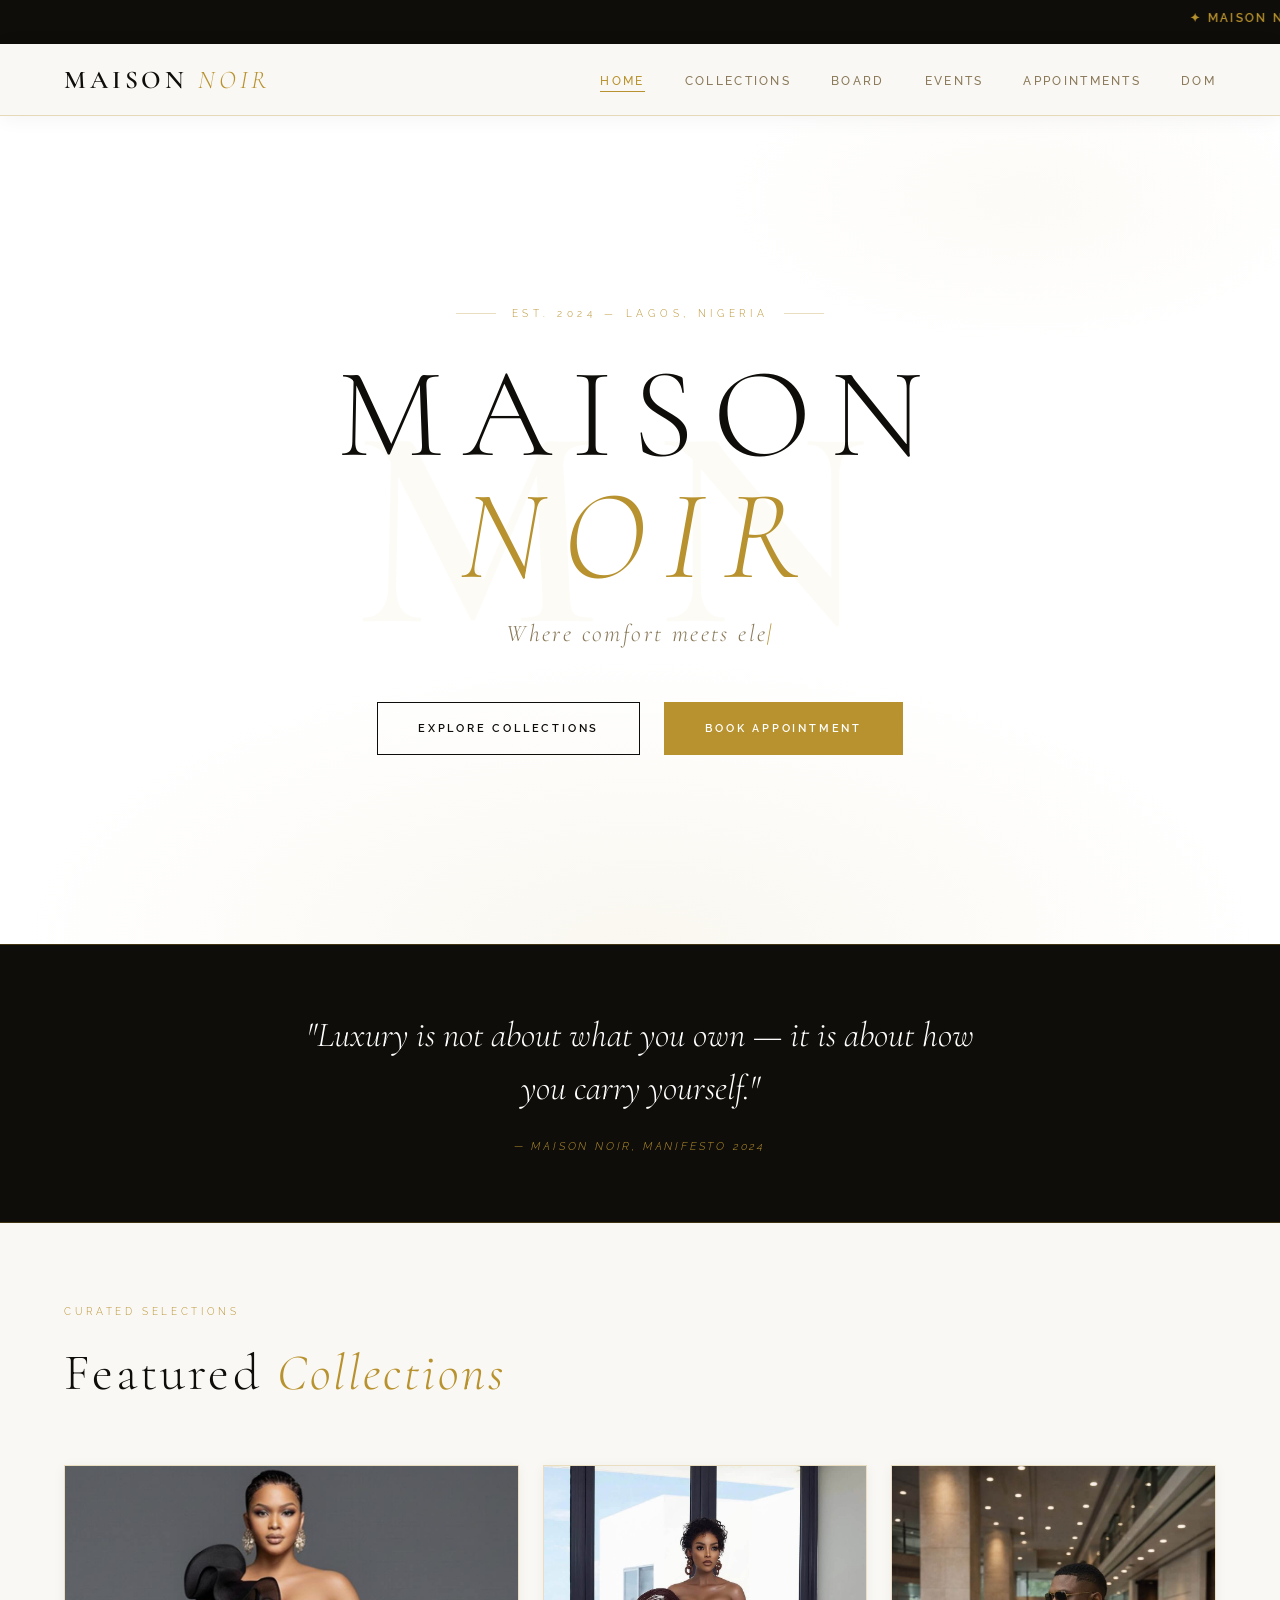
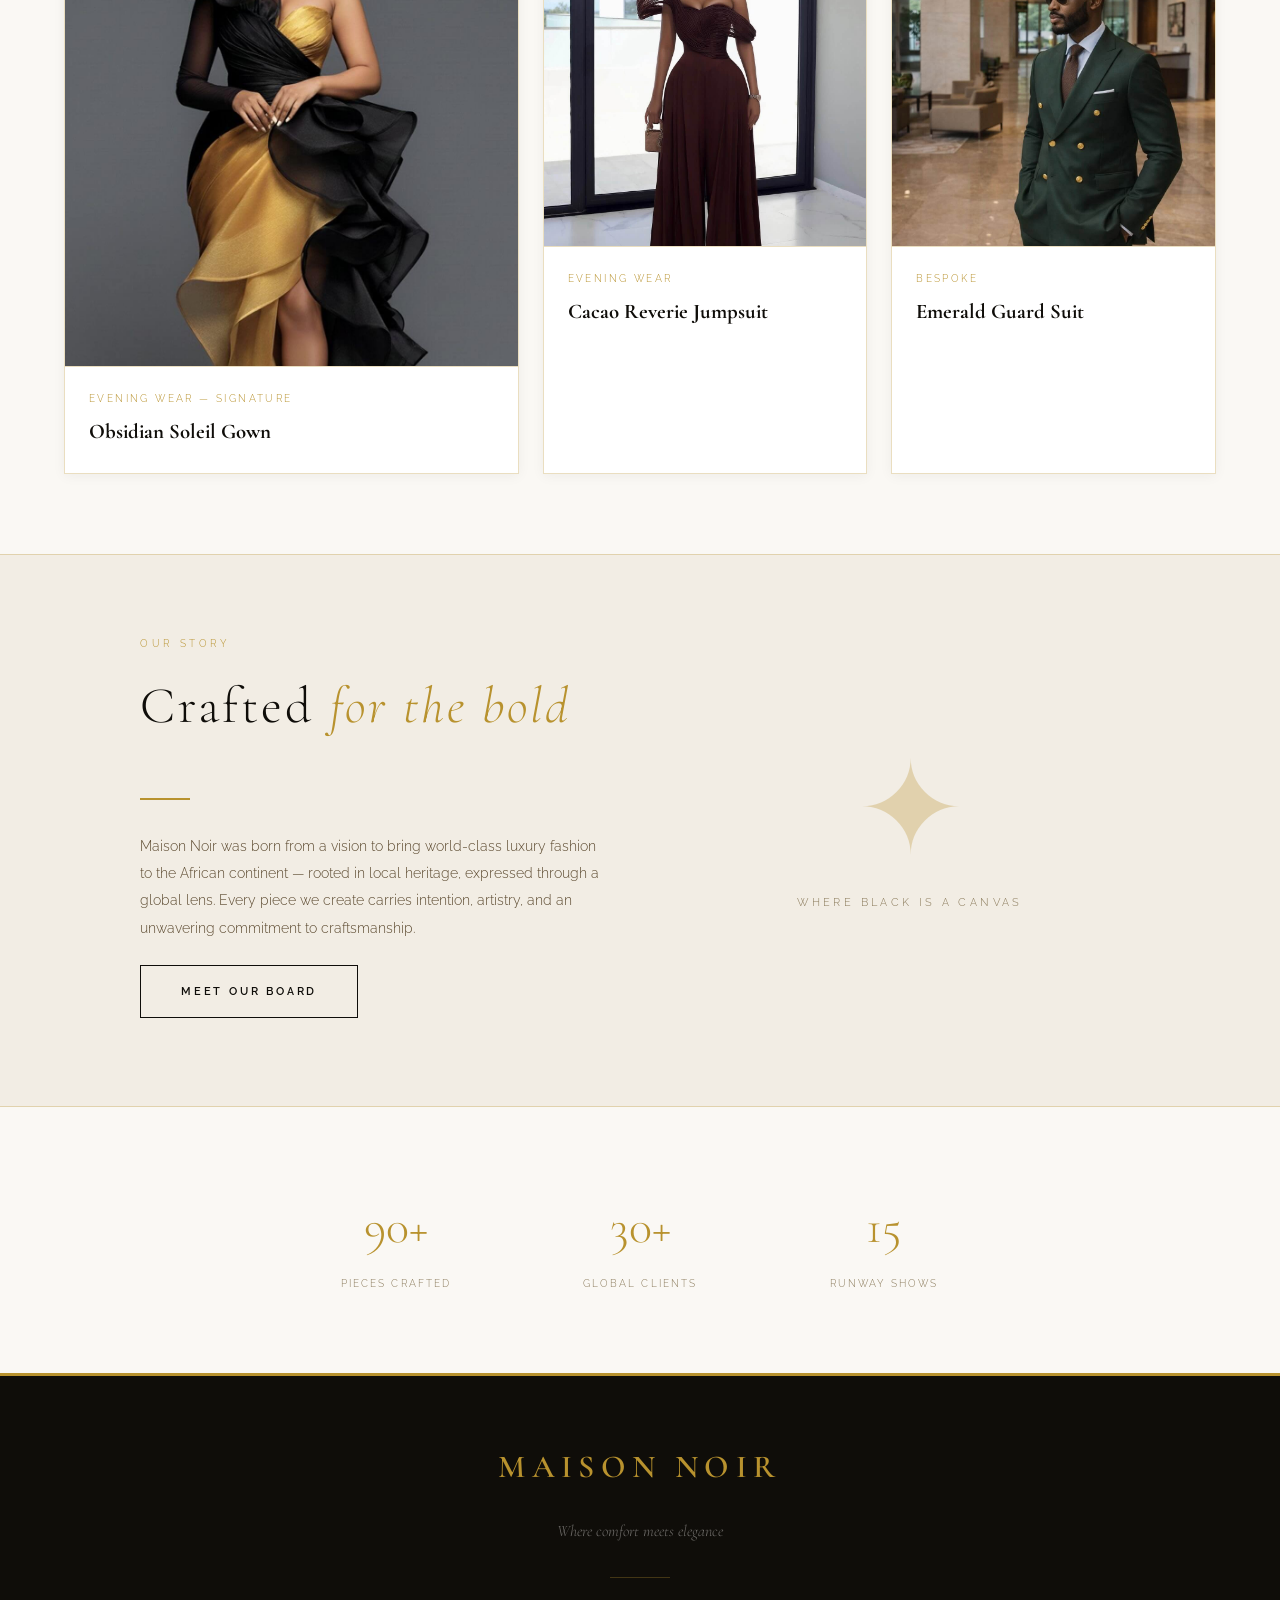
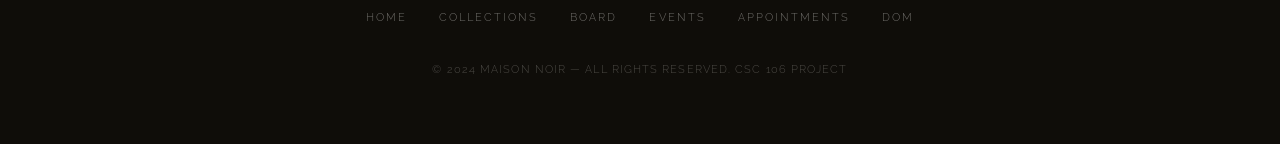
<file: index.html>
<!DOCTYPE html>
<html lang="en">
<head>
  <meta charset="UTF-8" />
  <meta name="viewport" content="width=device-width, initial-scale=1.0" />
  <title>Maison Noir — Luxury Fashion House</title>
  <link rel="stylesheet" href="style.css" />
</head>
<body>

  <!-- MARQUEE BANNER -->
  <div class="marquee-banner">
    <marquee behavior="scroll" direction="left" scrollamount="4">
      ✦ MAISON NOIR — AUTUMN / WINTER COLLECTION NOW AVAILABLE &nbsp;&nbsp;&nbsp;
      ✦ GRAND RUNWAY SHOW — LAGOS, MAY 10, 2025 &nbsp;&nbsp;&nbsp;
      ✦ EXCLUSIVE TRUNK SHOW — ABUJA, JUNE 3, 2025 &nbsp;&nbsp;&nbsp;
      ✦ BESPOKE CONSULTATIONS — BOOK YOUR APPOINTMENT TODAY &nbsp;&nbsp;&nbsp;
      ✦ NEW ARRIVALS: THE OBSIDIAN SERIES — SHOP NOW &nbsp;&nbsp;&nbsp;
    </marquee>
  </div>

  <!-- NAVIGATION -->
  <nav>
    <a href="index.html" class="nav-logo">Maison <span>Noir</span></a>
    <ul class="nav-links">
      <li><a href="index.html" class="active">Home</a></li>
      <li><a href="products.html">Collections</a></li>
      <li><a href="trustees.html">Board</a></li>
      <li><a href="events.html">Events</a></li>
      <li><a href="appointments.html">Appointments</a></li>
      <li><a href="dom.html">DOM</a></li>
    </ul>
  </nav>

  <!-- HERO -->
  <section class="home-hero">
    <div class="hero-deco">MN</div>
    <p class="hero-eyebrow">Est. 2024 — Lagos, Nigeria</p>
    <h1 class="hero-title">
      Maison
      <span class="italic">Noir</span>
    </h1>
    <p class="hero-sub" id="typewriter"></p>
    <div class="hero-cta">
      <a href="products.html" class="btn"><span>Explore Collections</span></a>
      <a href="appointments.html" class="btn btn-filled"><span>Book Appointment</span></a>
    </div>
  </section>

  <!-- QUOTE -->
  <div class="quote-strip reveal">
    <blockquote>"Luxury is not about what you own — it is about how you carry yourself."</blockquote>
    <cite>— Maison Noir, Manifesto 2024</cite>
  </div>

  <!-- FEATURED COLLECTIONS -->
  <section class="section reveal">
    <p class="section-label">Curated Selections</p>
    <h2 class="section-title">Featured <em>Collections</em></h2>
    <div class="featured-row">
      <div class="featured-card" onclick="window.location.href='products.html'">
        <div class="featured-card-img">
          <img src="img6.jpg" alt="Obsidian Soleil Gown" style="width:100%;height:100%;object-fit:cover;object-position:top;transition:transform 0.6s ease;" onmouseover="this.style.transform='scale(1.04)'" onmouseout="this.style.transform='scale(1)'" />
        </div>
        <div class="featured-card-body">
          <p class="featured-card-category">Evening Wear — Signature</p>
          <h3 class="featured-card-title">Obsidian Soleil Gown</h3>
        </div>
      </div>
      <div class="featured-card" onclick="window.location.href='products.html'">
        <div class="featured-card-img">
          <img src="img1.jpg" alt="Cacao Reverie Jumpsuit" style="width:100%;height:100%;object-fit:cover;object-position:top;transition:transform 0.6s ease;" onmouseover="this.style.transform='scale(1.04)'" onmouseout="this.style.transform='scale(1)'" />
        </div>
        <div class="featured-card-body">
          <p class="featured-card-category">Evening Wear</p>
          <h3 class="featured-card-title">Cacao Reverie Jumpsuit</h3>
        </div>
      </div>
      <div class="featured-card" onclick="window.location.href='products.html'">
        <div class="featured-card-img">
          <img src="img2.jpg" alt="Emerald Guard Suit" style="width:100%;height:100%;object-fit:cover;object-position:top;transition:transform 0.6s ease;" onmouseover="this.style.transform='scale(1.04)'" onmouseout="this.style.transform='scale(1)'" />
        </div>
        <div class="featured-card-body">
          <p class="featured-card-category">Bespoke</p>
          <h3 class="featured-card-title">Emerald Guard Suit</h3>
        </div>
      </div>
    </div>
  </section>

  <!-- ABOUT STRIP -->
  <section class="section reveal" style="background: var(--surface-2); border-top: 1px solid var(--gold-border); border-bottom: 1px solid var(--gold-border);">
    <div style="display: grid; grid-template-columns: 1fr 1fr; gap: 5rem; align-items: center; max-width: 1000px; margin: 0 auto;">
      <div>
        <p class="section-label">Our Story</p>
        <h2 class="section-title">Crafted <em>for the bold</em></h2>
        <div class="gold-line"></div>
        <p style="color: var(--text-soft); font-size: 0.9rem; line-height: 1.9; margin-bottom: 1.5rem;">
          Maison Noir was born from a vision to bring world-class luxury fashion to the African continent — 
          rooted in local heritage, expressed through a global lens. Every piece we create carries intention, 
          artistry, and an unwavering commitment to craftsmanship.
        </p>
        <a href="trustees.html" class="btn"><span>Meet Our Board</span></a>
      </div>
      <div style="text-align: center;">
        <div style="font-family: var(--font-display); font-size: 8rem; color: var(--gold-border); line-height: 1; margin-bottom: 1rem;">✦</div>
        <div style="font-size: 0.7rem; letter-spacing: 0.3em; text-transform: uppercase; color: var(--text-muted);">Where Black is a Canvas</div>
      </div>
    </div>
  </section>

  <!-- STATS -->
  <section class="section reveal" style="text-align: center;">
    <div style="display: grid; grid-template-columns: repeat(3, 1fr); gap: 2rem; max-width: 700px; margin: 0 auto;">
      <div class="stat-item">
        <div style="font-family: var(--font-display); font-size: 3rem; color: var(--gold); font-weight: 300;" id="stat1">0</div>
        <div style="font-size: 0.65rem; letter-spacing: 0.2em; text-transform: uppercase; color: var(--text-muted); margin-top: 6px;">Pieces Crafted</div>
      </div>
      <div class="stat-item">
        <div style="font-family: var(--font-display); font-size: 3rem; color: var(--gold); font-weight: 300;" id="stat2">0</div>
        <div style="font-size: 0.65rem; letter-spacing: 0.2em; text-transform: uppercase; color: var(--text-muted); margin-top: 6px;">Global Clients</div>
      </div>
      <div class="stat-item">
        <div style="font-family: var(--font-display); font-size: 3rem; color: var(--gold); font-weight: 300;" id="stat3">0</div>
        <div style="font-size: 0.65rem; letter-spacing: 0.2em; text-transform: uppercase; color: var(--text-muted); margin-top: 6px;">Runway Shows</div>
      </div>
    </div>
  </section>

  <!-- FOOTER -->
  <footer>
    <div class="footer-logo">Maison Noir</div>
    <p class="footer-tagline">Where comfort meets elegance</p>
    <div class="footer-divider"></div>
    <ul class="footer-links">
      <li><a href="index.html">Home</a></li>
      <li><a href="products.html">Collections</a></li>
      <li><a href="trustees.html">Board</a></li>
      <li><a href="events.html">Events</a></li>
      <li><a href="appointments.html">Appointments</a></li>
      <li><a href="dom.html">DOM</a></li>
    </ul>
    <p class="footer-copy">© 2024 Maison Noir — All rights reserved. CSC 106 Project</p>
  </footer>

  <script>
    // ===== TYPEWRITER EFFECT =====
    const phrases = [
      "Where comfort meets elegance.",
      "Luxury crafted for the bold.",
      "Fashion rooted in African heritage.",
      "Bespoke. Refined. Unforgettable."
    ];
    let phraseIndex = 0, charIndex = 0, isDeleting = false;
    const el = document.getElementById('typewriter');

    function type() {
      const current = phrases[phraseIndex];
      if (isDeleting) {
        el.textContent = current.substring(0, charIndex--);
        if (charIndex < 0) {
          isDeleting = false;
          phraseIndex = (phraseIndex + 1) % phrases.length;
          setTimeout(type, 500);
          return;
        }
      } else {
        el.textContent = current.substring(0, charIndex++);
        if (charIndex > current.length) {
          isDeleting = true;
          setTimeout(type, 2200);
          return;
        }
      }
      setTimeout(type, isDeleting ? 50 : 80);
    }
    type();

    // ===== SCROLL REVEAL =====
    const reveals = document.querySelectorAll('.reveal');
    const observer = new IntersectionObserver((entries) => {
      entries.forEach(entry => {
        if (entry.isIntersecting) entry.target.classList.add('visible');
      });
    }, { threshold: 0.12 });
    reveals.forEach(el => observer.observe(el));

    // ===== ANIMATED STATS COUNTER =====
    function animateCount(id, target, suffix = '') {
      const el = document.getElementById(id);
      let count = 0;
      const increment = Math.ceil(target / 60);
      const timer = setInterval(() => {
        count = Math.min(count + increment, target);
        el.textContent = count + suffix;
        if (count >= target) clearInterval(timer);
      }, 30);
    }

    const statsObserver = new IntersectionObserver((entries) => {
      entries.forEach(entry => {
        if (entry.isIntersecting) {
          animateCount('stat1', 342, '+');
          animateCount('stat2', 120, '+');
          animateCount('stat3', 18);
          statsObserver.disconnect();
        }
      });
    }, { threshold: 0.5 });

    statsObserver.observe(document.querySelector('.stat-item'));
  </script>

</body>
</html>
</file>
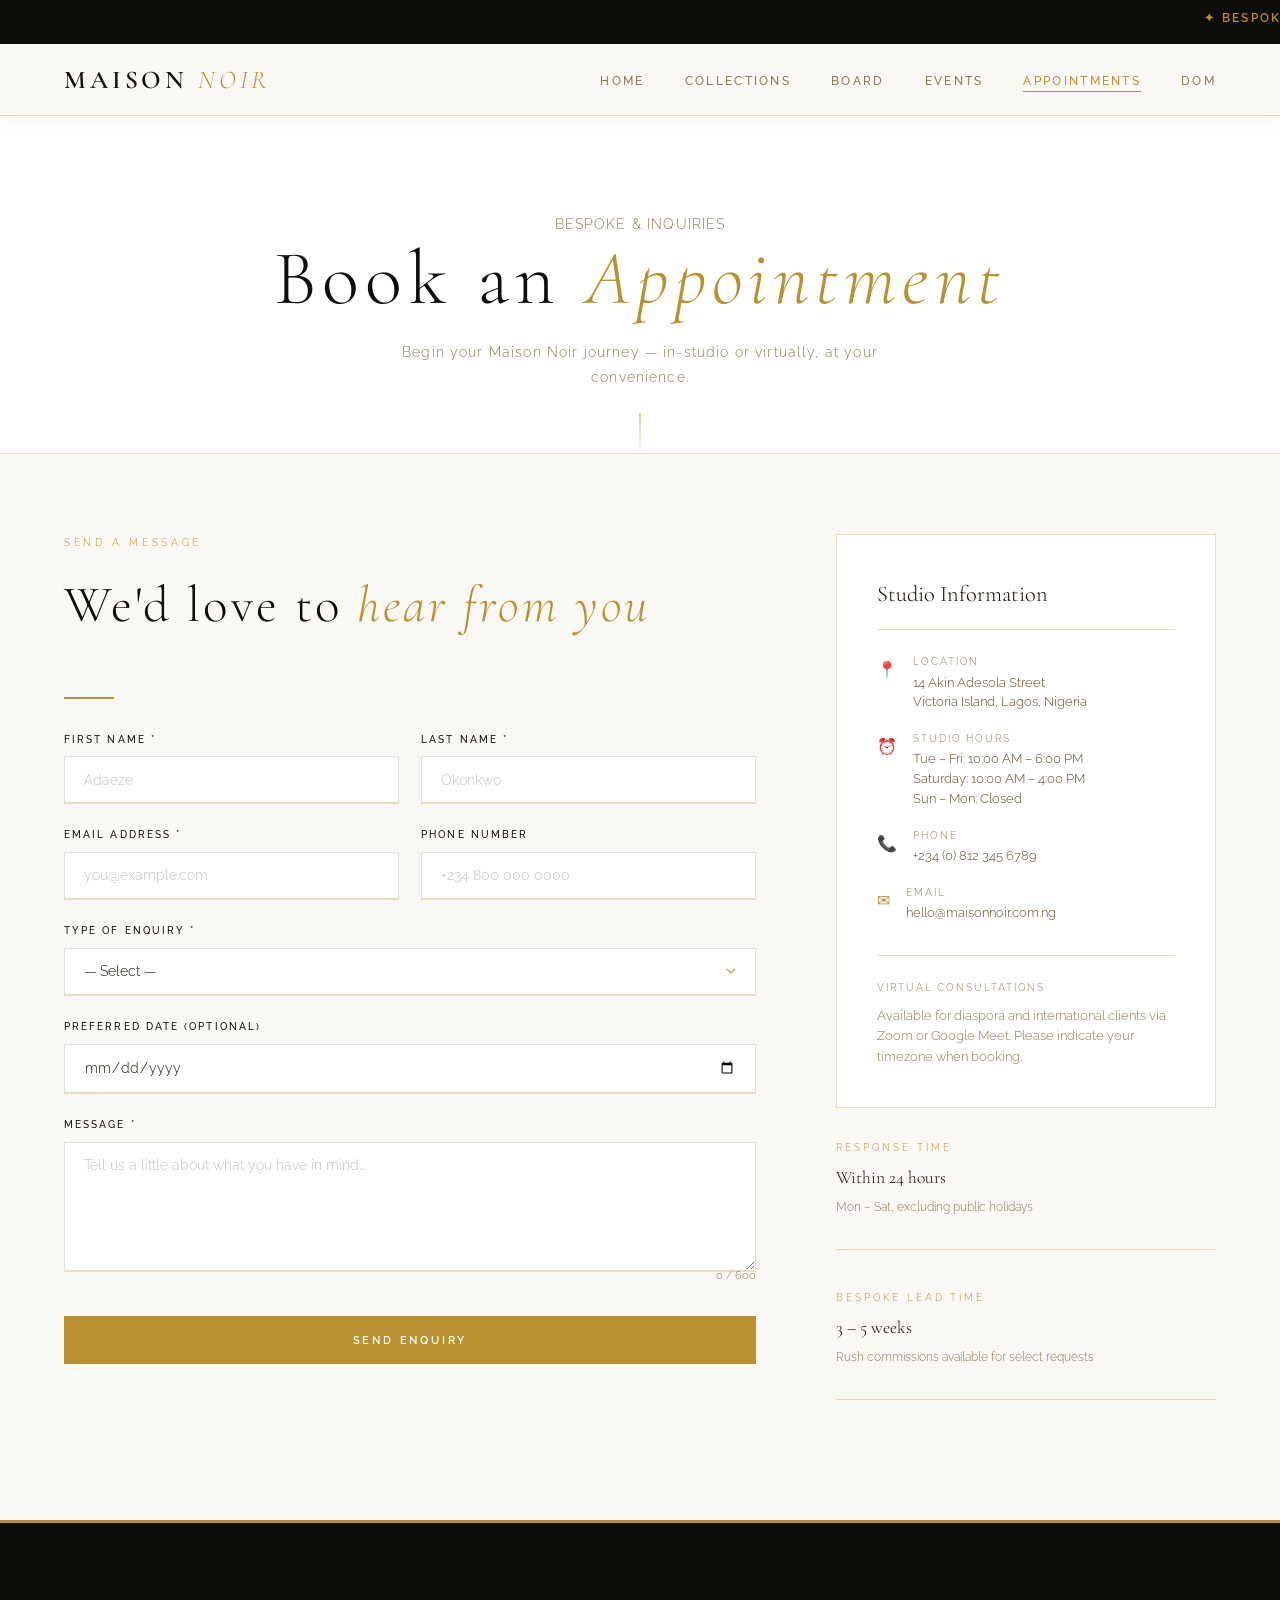
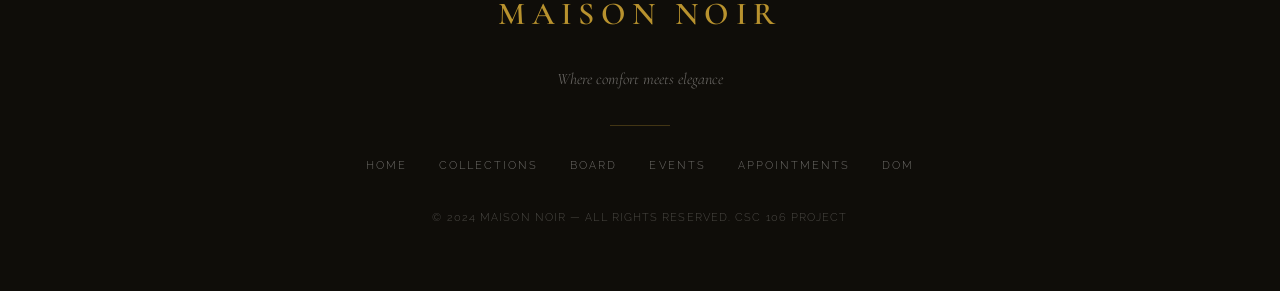
<file: appointments.html>
<!DOCTYPE html>
<html lang="en">
<head>
  <meta charset="UTF-8" />
  <meta name="viewport" content="width=device-width, initial-scale=1.0" />
  <title>Inquiries & Appointments — Maison Noir</title>
  <link rel="stylesheet" href="style.css" />
  <style>
    .contact-split {
      display: grid;
      grid-template-columns: 1fr 380px;
      gap: 5rem;
      align-items: start;
    }

    .contact-info-block {
      margin-bottom: 2.5rem;
      padding-bottom: 2rem;
      border-bottom: 1px solid var(--gold-border);
    }

    .contact-info-label {
      font-size: 0.6rem;
      letter-spacing: 0.3em;
      text-transform: uppercase;
      color: var(--gold);
      margin-bottom: 0.4rem;
    }

    .contact-info-value {
      font-family: var(--font-display);
      font-size: 1.1rem;
      color: var(--text);
    }

    .contact-info-note {
      font-size: 0.78rem;
      color: var(--text-muted);
      margin-top: 0.2rem;
    }

    .sidebar-box {
      background: var(--surface);
      border: 1px solid var(--gold-border);
      padding: 2.5rem;
      position: sticky;
      top: 100px;
    }

    .sidebar-box h3 {
      font-family: var(--font-display);
      font-size: 1.4rem;
      font-weight: 300;
      color: var(--text);
      margin-bottom: 1.5rem;
      padding-bottom: 1rem;
      border-bottom: 1px solid var(--gold-border);
    }

    .sidebar-item {
      display: flex;
      gap: 1rem;
      margin-bottom: 1.2rem;
      font-size: 0.82rem;
    }

    .sidebar-icon {
      color: var(--gold);
      font-size: 1rem;
      flex-shrink: 0;
      margin-top: 2px;
    }

    .sidebar-item-label {
      font-size: 0.6rem;
      letter-spacing: 0.2em;
      text-transform: uppercase;
      color: var(--text-muted);
      margin-bottom: 2px;
    }

    .sidebar-item-val {
      color: var(--text-soft);
      font-size: 0.82rem;
      line-height: 1.5;
    }

    select.form-control {
      appearance: none;
      background-image: url("data:image/svg+xml;charset=UTF-8,%3csvg xmlns='http://www.w3.org/2000/svg' viewBox='0 0 24 24' fill='none' stroke='%23c9a84c' stroke-width='2'%3e%3cpolyline points='6 9 12 15 18 9'%3e%3c/polyline%3e%3c/svg%3e");
      background-repeat: no-repeat;
      background-position: right 1rem center;
      background-size: 16px;
      padding-right: 2.5rem;
    }

    select.form-control option {
      background: var(--surface);
      color: var(--text);
    }

    @media (max-width: 900px) {
      .contact-split {
        grid-template-columns: 1fr;
      }
      .sidebar-box { position: static; }
    }
  </style>
</head>
<body>

  <!-- MARQUEE BANNER -->
  <div class="marquee-banner">
    <marquee behavior="scroll" direction="left" scrollamount="4">
      ✦ BESPOKE CONSULTATIONS — BOOK YOUR APPOINTMENT TODAY &nbsp;&nbsp;&nbsp;
      ✦ STUDIO OPEN: TUESDAY – SATURDAY, 10AM – 6PM WAT &nbsp;&nbsp;&nbsp;
      ✦ VIRTUAL CONSULTATIONS AVAILABLE FOR DIASPORA CLIENTS &nbsp;&nbsp;&nbsp;
      ✦ RESPONSE WITHIN 24 HOURS GUARANTEED &nbsp;&nbsp;&nbsp;
      ✦ GRAND RUNWAY SHOW — LAGOS, MAY 10, 2025 — RSVP OPEN &nbsp;&nbsp;&nbsp;
    </marquee>
  </div>

  <!-- NAVIGATION -->
  <nav>
    <a href="index.html" class="nav-logo">Maison <span>Noir</span></a>
    <ul class="nav-links">
      <li><a href="index.html">Home</a></li>
      <li><a href="products.html">Collections</a></li>
      <li><a href="trustees.html">Board</a></li>
      <li><a href="events.html">Events</a></li>
      <li><a href="appointments.html" class="active">Appointments</a></li>
      <li><a href="dom.html">DOM</a></li>
    </ul>
  </nav>

  <!-- PAGE HERO -->
  <div class="page-hero">
    <p class="page-hero-label">Bespoke & Inquiries</p>
    <h1>Book an <em>Appointment</em></h1>
    <p>Begin your Maison Noir journey — in-studio or virtually, at your convenience.</p>
  </div>

  <!-- CONTACT SECTION -->
  <section class="section">
    <div class="contact-split">

      <!-- FORM COLUMN -->
      <div>
        <p class="section-label">Send a Message</p>
        <h2 class="section-title">We'd love to <em>hear from you</em></h2>
        <div class="gold-line"></div>

        <div class="form-grid" id="contactForm">

          <div class="form-group">
            <label class="form-label" for="firstName">First Name *</label>
            <input class="form-control" type="text" id="firstName" placeholder="Adaeze" />
            <span class="form-error" id="firstNameErr">Please enter your first name.</span>
          </div>

          <div class="form-group">
            <label class="form-label" for="lastName">Last Name *</label>
            <input class="form-control" type="text" id="lastName" placeholder="Okonkwo" />
            <span class="form-error" id="lastNameErr">Please enter your last name.</span>
          </div>

          <div class="form-group">
            <label class="form-label" for="email">Email Address *</label>
            <input class="form-control" type="email" id="email" placeholder="you@example.com" />
            <span class="form-error" id="emailErr">Please enter a valid email address.</span>
          </div>

          <div class="form-group">
            <label class="form-label" for="phone">Phone Number</label>
            <input class="form-control" type="tel" id="phone" placeholder="+234 800 000 0000" />
          </div>

          <div class="form-group full">
            <label class="form-label" for="enquiryType">Type of Enquiry *</label>
            <select class="form-control" id="enquiryType">
              <option value="">— Select —</option>
              <option value="bespoke">Bespoke Commission</option>
              <option value="fitting">Fitting Appointment</option>
              <option value="collection">Collection Query</option>
              <option value="event">Event RSVP</option>
              <option value="press">Press & Media</option>
              <option value="other">Other</option>
            </select>
            <span class="form-error" id="typeErr">Please select an enquiry type.</span>
          </div>

          <div class="form-group full">
            <label class="form-label" for="preferredDate">Preferred Date (optional)</label>
            <input class="form-control" type="date" id="preferredDate" />
          </div>

          <div class="form-group full">
            <label class="form-label" for="message">Message *</label>
            <textarea class="form-control" id="message" placeholder="Tell us a little about what you have in mind..." maxlength="600"></textarea>
            <div class="char-count"><span id="charCount">0</span> / 600</div>
            <span class="form-error" id="messageErr">Please enter a message (minimum 20 characters).</span>
          </div>

          <div class="form-group full" style="margin-top:0.5rem;">
            <button class="btn btn-filled" onclick="submitForm()" style="width:100%"><span>Send Enquiry</span></button>
          </div>

        </div>

        <div class="success-msg" id="successMsg">
          ✦ &nbsp; Thank you — your message has been received. A member of our team will be in touch within 24 hours.
        </div>
      </div>

      <!-- SIDEBAR -->
      <div>
        <div class="sidebar-box reveal">
          <h3>Studio Information</h3>

          <div class="sidebar-item">
            <div class="sidebar-icon">📍</div>
            <div>
              <p class="sidebar-item-label">Location</p>
              <p class="sidebar-item-val">14 Akin Adesola Street<br>Victoria Island, Lagos, Nigeria</p>
            </div>
          </div>

          <div class="sidebar-item">
            <div class="sidebar-icon">⏰</div>
            <div>
              <p class="sidebar-item-label">Studio Hours</p>
              <p class="sidebar-item-val">Tue – Fri: 10:00 AM – 6:00 PM<br>Saturday: 10:00 AM – 4:00 PM<br>Sun – Mon: Closed</p>
            </div>
          </div>

          <div class="sidebar-item">
            <div class="sidebar-icon">📞</div>
            <div>
              <p class="sidebar-item-label">Phone</p>
              <p class="sidebar-item-val">+234 (0) 812 345 6789</p>
            </div>
          </div>

          <div class="sidebar-item">
            <div class="sidebar-icon">✉</div>
            <div>
              <p class="sidebar-item-label">Email</p>
              <p class="sidebar-item-val">hello@maisonnoir.com.ng</p>
            </div>
          </div>

          <div style="margin-top:2rem; padding-top:1.5rem; border-top:1px solid var(--gold-border);">
            <p class="sidebar-item-label" style="margin-bottom:0.6rem;">Virtual Consultations</p>
            <p style="font-size:0.8rem;color:var(--text-muted);line-height:1.6;">Available for diaspora and international clients via Zoom or Google Meet. Please indicate your timezone when booking.</p>
          </div>
        </div>

        <!-- Contact info blocks -->
        <div style="margin-top:2rem;">
          <div class="contact-info-block">
            <p class="contact-info-label">Response Time</p>
            <p class="contact-info-value">Within 24 hours</p>
            <p class="contact-info-note">Mon – Sat, excluding public holidays</p>
          </div>
          <div class="contact-info-block">
            <p class="contact-info-label">Bespoke Lead Time</p>
            <p class="contact-info-value">3 – 5 weeks</p>
            <p class="contact-info-note">Rush commissions available for select requests</p>
          </div>
        </div>
      </div>

    </div>
  </section>

  <!-- FOOTER -->
  <footer>
    <div class="footer-logo">Maison Noir</div>
    <p class="footer-tagline">Where comfort meets elegance</p>
    <div class="footer-divider"></div>
    <ul class="footer-links">
      <li><a href="index.html">Home</a></li>
      <li><a href="products.html">Collections</a></li>
      <li><a href="trustees.html">Board</a></li>
      <li><a href="events.html">Events</a></li>
      <li><a href="appointments.html">Appointments</a></li>
      <li><a href="dom.html">DOM</a></li>
    </ul>
    <p class="footer-copy">© 2024 Maison Noir — All rights reserved. CSC 106 Project</p>
  </footer>

  <script>
    // ===== CHARACTER COUNTER =====
    const msgArea = document.getElementById('message');
    const charCount = document.getElementById('charCount');

    msgArea.addEventListener('input', () => {
      const len = msgArea.value.length;
      charCount.textContent = len;
      charCount.style.color = len > 550 ? '#e74c3c' : (len > 400 ? '#c9a84c' : '');
    });

    // ===== FORM VALIDATION =====
    function validate(id, errId, condition) {
      const el = document.getElementById(id);
      const err = document.getElementById(errId);
      if (condition(el.value)) {
        el.classList.remove('error'); el.classList.add('success');
        err.classList.remove('show');
        return true;
      } else {
        el.classList.add('error'); el.classList.remove('success');
        err.classList.add('show');
        return false;
      }
    }

    function submitForm() {
      const v1 = validate('firstName', 'firstNameErr', v => v.trim().length >= 2);
      const v2 = validate('lastName',  'lastNameErr',  v => v.trim().length >= 2);
      const v3 = validate('email',     'emailErr',     v => /^[^\s@]+@[^\s@]+\.[^\s@]+$/.test(v));
      const v4 = validate('enquiryType','typeErr',     v => v !== '');
      const v5 = validate('message',   'messageErr',   v => v.trim().length >= 20);

      if (v1 && v2 && v3 && v4 && v5) {
        // Hide form, show success
        document.getElementById('contactForm').style.display = 'none';
        const msg = document.getElementById('successMsg');
        msg.style.display = 'block';
        msg.style.animation = 'modalIn 0.5s ease both';

        // Confetti-like gold dots (CSS-only DOM injection)
        for (let i = 0; i < 12; i++) {
          const dot = document.createElement('div');
          dot.style.cssText = `
            position:fixed; width:6px; height:6px; border-radius:50%;
            background:var(--gold); pointer-events:none; z-index:9999;
            left:${20 + Math.random()*60}vw; top:${30 + Math.random()*40}vh;
            animation: fadeIn 0.4s ${i * 0.06}s both, drop 1.2s ${i * 0.06}s ease-in forwards;
          `;
          document.body.appendChild(dot);
          setTimeout(() => dot.remove(), 2000);
        }
      }
    }

    // Live validation on blur
    document.getElementById('firstName').addEventListener('blur', () =>
      validate('firstName', 'firstNameErr', v => v.trim().length >= 2));
    document.getElementById('lastName').addEventListener('blur', () =>
      validate('lastName', 'lastNameErr', v => v.trim().length >= 2));
    document.getElementById('email').addEventListener('blur', () =>
      validate('email', 'emailErr', v => /^[^\s@]+@[^\s@]+\.[^\s@]+$/.test(v)));

    // ===== SCROLL REVEAL =====
    const reveals = document.querySelectorAll('.reveal');
    const observer = new IntersectionObserver(entries => {
      entries.forEach(e => { if (e.isIntersecting) e.target.classList.add('visible'); });
    }, { threshold: 0.1 });
    reveals.forEach(el => observer.observe(el));
  </script>

</body>
</html>
</file>
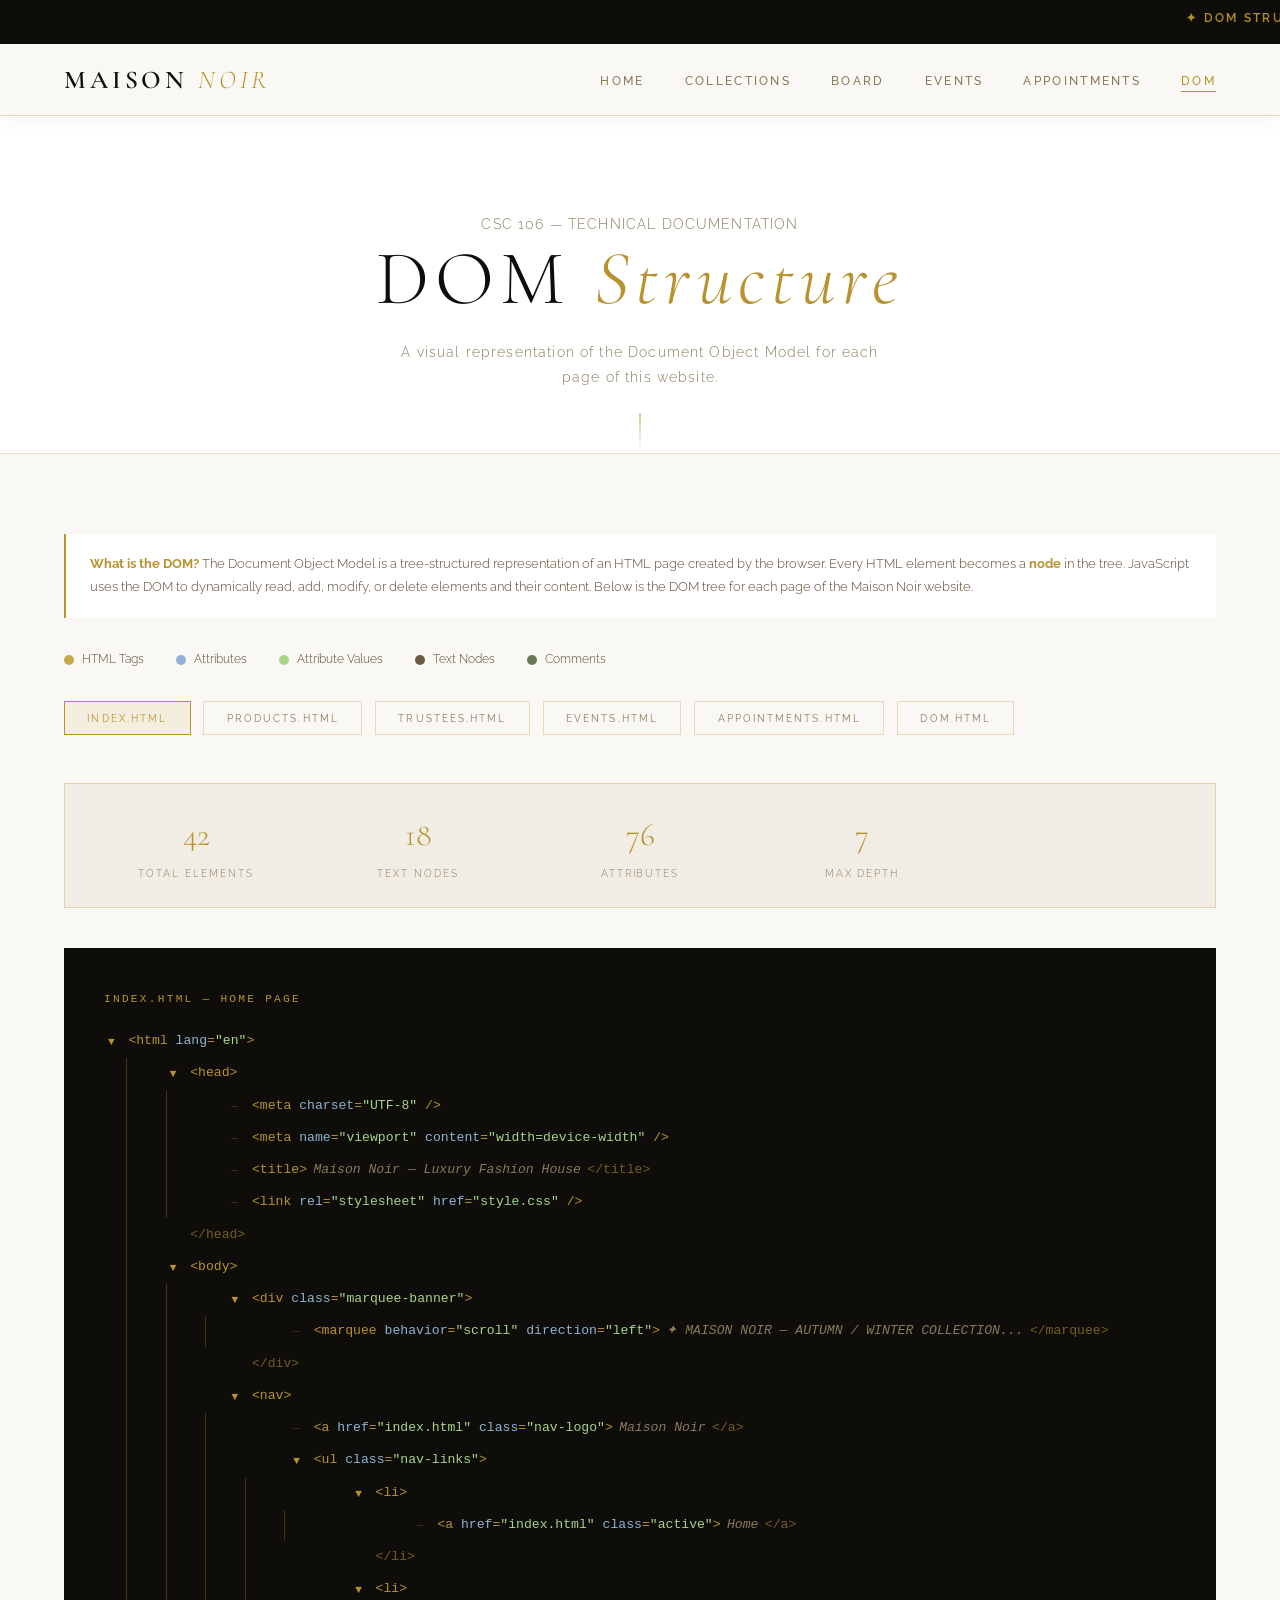
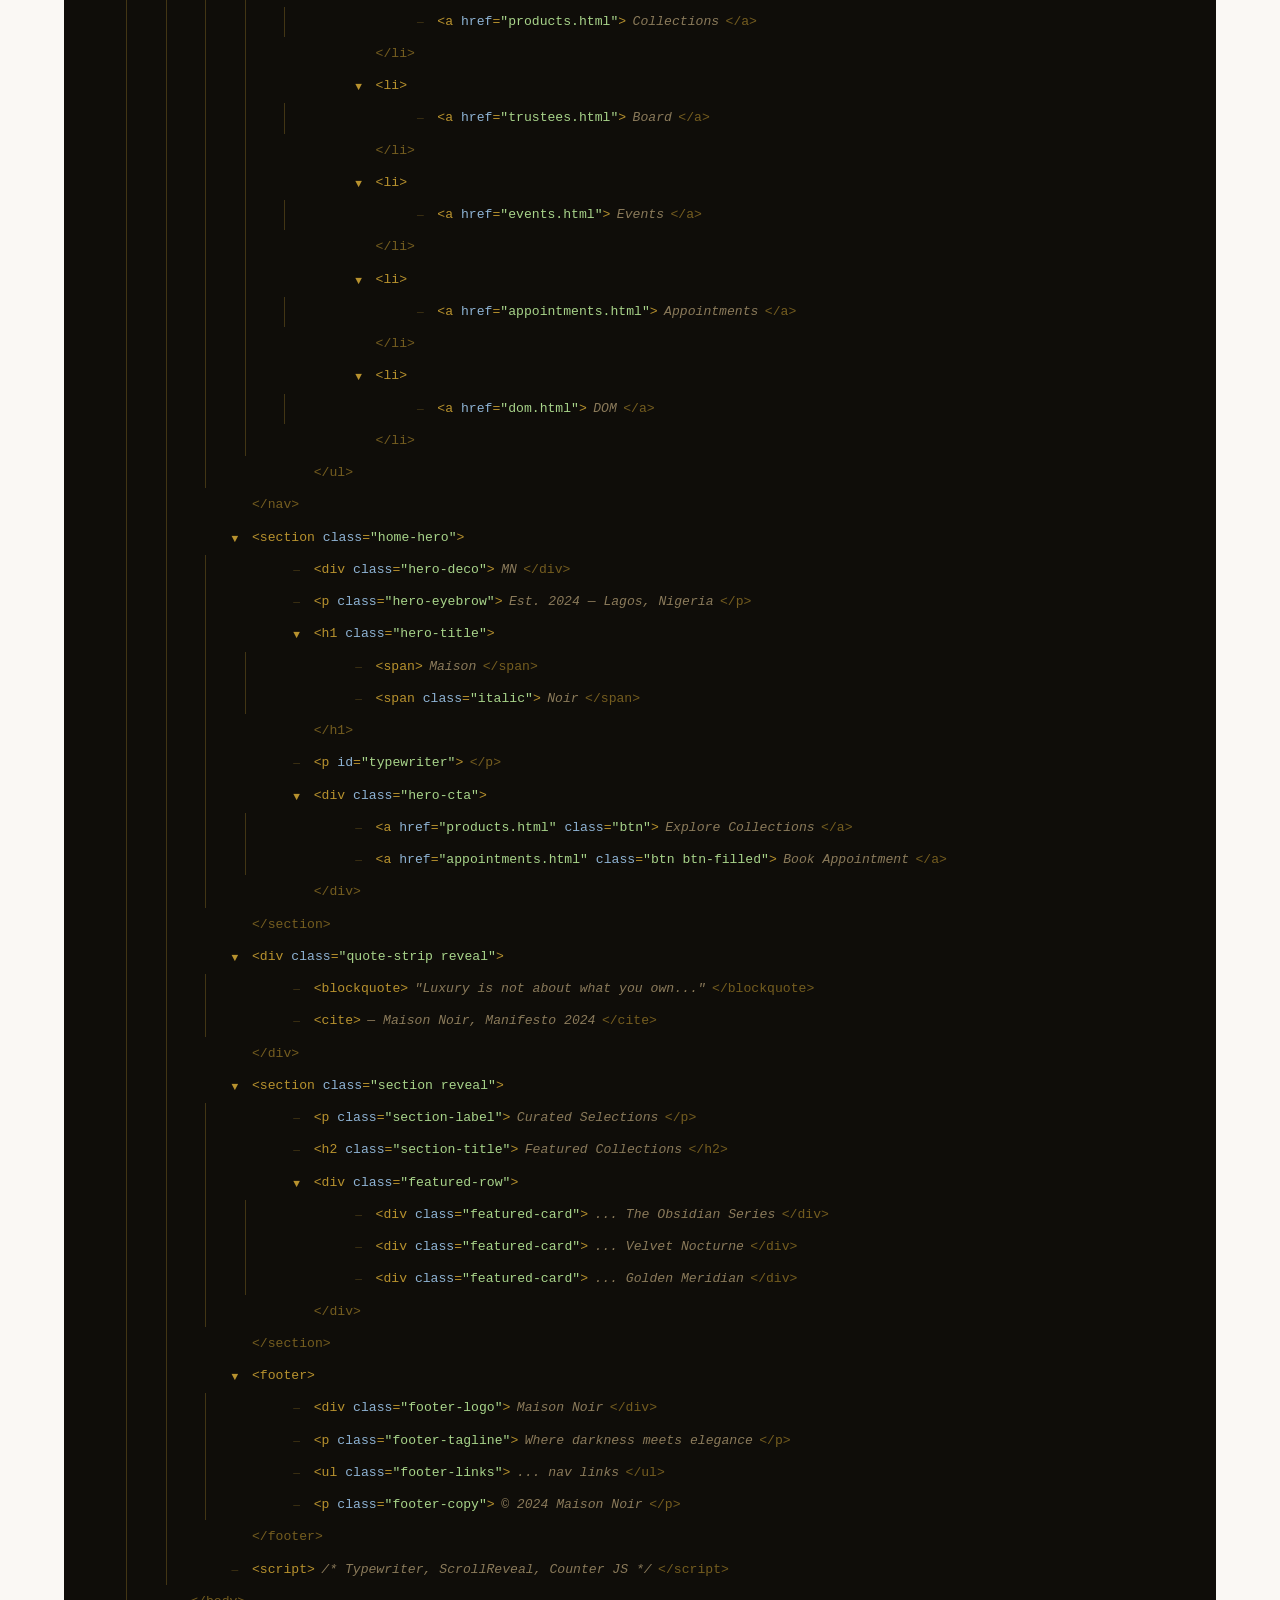
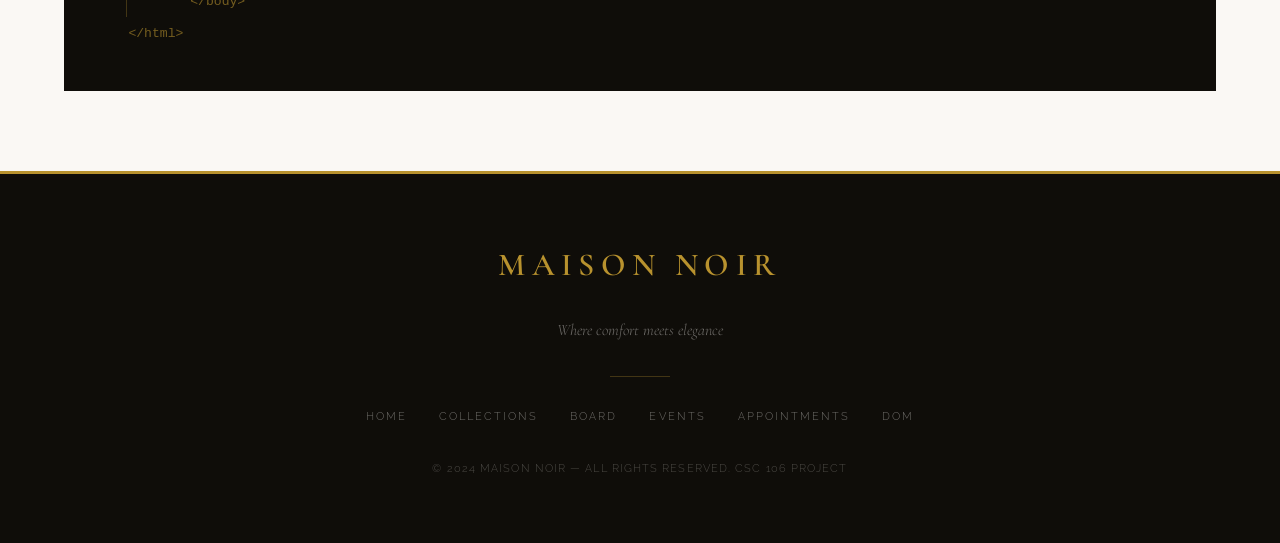
<file: dom.html>
<!DOCTYPE html>
<html lang="en">
<head>
  <meta charset="UTF-8" />
  <meta name="viewport" content="width=device-width, initial-scale=1.0" />
  <title>DOM Structure — Maison Noir</title>
  <link rel="stylesheet" href="style.css" />
  <style>
    .dom-page-selector {
      display: flex;
      gap: 0.8rem;
      flex-wrap: wrap;
      margin-bottom: 3rem;
    }

    .dom-page-btn {
      font-family: var(--font-body);
      font-size: 0.65rem;
      letter-spacing: 0.2em;
      text-transform: uppercase;
      padding: 0.6rem 1.4rem;
      border: 1px solid var(--gold-border);
      color: var(--text-muted);
      background: transparent;
      cursor: pointer;
      transition: var(--transition);
    }

    .dom-page-btn.active,
    .dom-page-btn:hover {
      border-color: var(--gold);
      color: var(--gold);
      background: var(--gold-dim);
    }

    .dom-node-row {
      display: flex;
      align-items: flex-start;
      gap: 0.4rem;
      margin: 2px 0;
      cursor: pointer;
      border-radius: 2px;
      padding: 2px 4px;
      transition: background 0.2s;
    }

    .dom-node-row:hover {
      background: rgba(201,168,76,0.06);
    }

    .dom-toggle {
      color: var(--gold);
      font-size: 0.7rem;
      width: 14px;
      flex-shrink: 0;
      margin-top: 3px;
      user-select: none;
    }

    .dom-children {
      margin-left: 1.4rem;
      border-left: 1px solid var(--gold-border);
      padding-left: 1rem;
    }

    .dom-children.collapsed { display: none; }

    .dom-tag-open { color: var(--gold); }
    .dom-tag-close { color: var(--gold); opacity: 0.6; }
    .dom-attr-name { color: #8eb3d4; }
    .dom-attr-val { color: #a8d48a; }
    .dom-text-node { color: var(--text-muted); font-style: italic; }
    .dom-comment { color: #6a7a55; font-style: italic; }

    .dom-info-panel {
      background: var(--surface-2);
      border: 1px solid var(--gold-border);
      padding: 1.5rem 2rem;
      margin-bottom: 2.5rem;
      display: grid;
      grid-template-columns: repeat(auto-fill, minmax(180px, 1fr));
      gap: 1.5rem;
    }

    .dom-stat {
      text-align: center;
    }

    .dom-stat-num {
      font-family: var(--font-display);
      font-size: 2rem;
      font-weight: 300;
      color: var(--gold);
    }

    .dom-stat-label {
      font-size: 0.62rem;
      letter-spacing: 0.2em;
      text-transform: uppercase;
      color: var(--text-muted);
      margin-top: 4px;
    }

    .dom-explain {
      background: var(--surface);
      border-left: 2px solid var(--gold);
      padding: 1.2rem 1.5rem;
      margin-bottom: 2rem;
      font-size: 0.83rem;
      color: var(--text-soft);
      line-height: 1.7;
    }

    .dom-explain strong { color: var(--gold); }
  </style>
</head>
<body>

  <!-- MARQUEE BANNER -->
  <div class="marquee-banner">
    <marquee behavior="scroll" direction="left" scrollamount="4">
      ✦ DOM STRUCTURE — DOCUMENT OBJECT MODEL VISUALISATION FOR MAISON NOIR &nbsp;&nbsp;&nbsp;
      ✦ CSC 106 — INTRODUCTION TO WEB TECHNOLOGIES — MIVA OPEN UNIVERSITY &nbsp;&nbsp;&nbsp;
      ✦ CLICK ANY NODE TO EXPAND OR COLLAPSE ITS CHILDREN &nbsp;&nbsp;&nbsp;
    </marquee>
  </div>

  <!-- NAVIGATION -->
  <nav>
    <a href="index.html" class="nav-logo">Maison <span>Noir</span></a>
    <ul class="nav-links">
      <li><a href="index.html">Home</a></li>
      <li><a href="products.html">Collections</a></li>
      <li><a href="trustees.html">Board</a></li>
      <li><a href="events.html">Events</a></li>
      <li><a href="appointments.html">Appointments</a></li>
      <li><a href="dom.html" class="active">DOM</a></li>
    </ul>
  </nav>

  <!-- PAGE HERO -->
  <div class="page-hero">
    <p class="page-hero-label">CSC 106 — Technical Documentation</p>
    <h1>DOM <em>Structure</em></h1>
    <p>A visual representation of the Document Object Model for each page of this website.</p>
  </div>

  <!-- DOM SECTION -->
  <section class="section">

    <div class="dom-explain">
      <strong>What is the DOM?</strong> The Document Object Model is a tree-structured representation of an HTML page created by the browser. 
      Every HTML element becomes a <strong>node</strong> in the tree. JavaScript uses the DOM to dynamically read, add, modify, 
      or delete elements and their content. Below is the DOM tree for each page of the Maison Noir website.
    </div>

    <!-- COLOR LEGEND -->
    <div class="dom-legend" style="margin-bottom:2rem;">
      <div class="dom-legend-item"><div class="dom-dot" style="background:#c9a84c;"></div> HTML Tags</div>
      <div class="dom-legend-item"><div class="dom-dot" style="background:#8eb3d4;"></div> Attributes</div>
      <div class="dom-legend-item"><div class="dom-dot" style="background:#a8d48a;"></div> Attribute Values</div>
      <div class="dom-legend-item"><div class="dom-dot" style="background:#6b5a40;"></div> Text Nodes</div>
      <div class="dom-legend-item"><div class="dom-dot" style="background:#6a7a55;"></div> Comments</div>
    </div>

    <!-- PAGE SELECTOR -->
    <div class="dom-page-selector">
      <button class="dom-page-btn active" onclick="showPage('index')">index.html</button>
      <button class="dom-page-btn" onclick="showPage('products')">products.html</button>
      <button class="dom-page-btn" onclick="showPage('trustees')">trustees.html</button>
      <button class="dom-page-btn" onclick="showPage('events')">events.html</button>
      <button class="dom-page-btn" onclick="showPage('appointments')">appointments.html</button>
      <button class="dom-page-btn" onclick="showPage('dom')">dom.html</button>
    </div>

    <!-- DOM STATS -->
    <div class="dom-info-panel" id="domStats"></div>

    <!-- DOM TREE DISPLAY -->
    <div class="dom-tree" id="domTreeDisplay"></div>

  </section>

  <!-- FOOTER -->
  <footer>
    <div class="footer-logo">Maison Noir</div>
    <p class="footer-tagline">Where comfort meets elegance</p>
    <div class="footer-divider"></div>
    <ul class="footer-links">
      <li><a href="index.html">Home</a></li>
      <li><a href="products.html">Collections</a></li>
      <li><a href="trustees.html">Board</a></li>
      <li><a href="events.html">Events</a></li>
      <li><a href="appointments.html">Appointments</a></li>
      <li><a href="dom.html">DOM</a></li>
    </ul>
    <p class="footer-copy">© 2024 Maison Noir — All rights reserved. CSC 106 Project</p>
  </footer>

  <script>
    // ===== DOM TREE DATA =====
    const pages = {
      index: {
        title: 'index.html — Home Page',
        elements: 42, textNodes: 18, attributes: 76, depth: 7,
        tree: [
          { tag: 'html', attrs: [{n:'lang',v:'en'}], children: [
            { tag: 'head', attrs: [], children: [
              { tag: 'meta', attrs: [{n:'charset',v:'UTF-8'}], self: true },
              { tag: 'meta', attrs: [{n:'name',v:'viewport'},{n:'content',v:'width=device-width'}], self: true },
              { tag: 'title', attrs: [], text: 'Maison Noir — Luxury Fashion House' },
              { tag: 'link', attrs: [{n:'rel',v:'stylesheet'},{n:'href',v:'style.css'}], self: true }
            ]},
            { tag: 'body', attrs: [], children: [
              { tag: 'div', attrs: [{n:'class',v:'marquee-banner'}], children: [
                { tag: 'marquee', attrs: [{n:'behavior',v:'scroll'},{n:'direction',v:'left'}], text: '✦ MAISON NOIR — AUTUMN / WINTER COLLECTION...' }
              ]},
              { tag: 'nav', attrs: [], children: [
                { tag: 'a', attrs: [{n:'href',v:'index.html'},{n:'class',v:'nav-logo'}], text: 'Maison Noir' },
                { tag: 'ul', attrs: [{n:'class',v:'nav-links'}], children: [
                  { tag: 'li', attrs: [], children: [{ tag: 'a', attrs: [{n:'href',v:'index.html'},{n:'class',v:'active'}], text: 'Home' }]},
                  { tag: 'li', attrs: [], children: [{ tag: 'a', attrs: [{n:'href',v:'products.html'}], text: 'Collections' }]},
                  { tag: 'li', attrs: [], children: [{ tag: 'a', attrs: [{n:'href',v:'trustees.html'}], text: 'Board' }]},
                  { tag: 'li', attrs: [], children: [{ tag: 'a', attrs: [{n:'href',v:'events.html'}], text: 'Events' }]},
                  { tag: 'li', attrs: [], children: [{ tag: 'a', attrs: [{n:'href',v:'appointments.html'}], text: 'Appointments' }]},
                  { tag: 'li', attrs: [], children: [{ tag: 'a', attrs: [{n:'href',v:'dom.html'}], text: 'DOM' }]}
                ]}
              ]},
              { tag: 'section', attrs: [{n:'class',v:'home-hero'}], children: [
                { tag: 'div', attrs: [{n:'class',v:'hero-deco'}], text: 'MN' },
                { tag: 'p', attrs: [{n:'class',v:'hero-eyebrow'}], text: 'Est. 2024 — Lagos, Nigeria' },
                { tag: 'h1', attrs: [{n:'class',v:'hero-title'}], children: [
                  { tag: 'span', attrs: [], text: 'Maison' },
                  { tag: 'span', attrs: [{n:'class',v:'italic'}], text: 'Noir' }
                ]},
                { tag: 'p', attrs: [{n:'id',v:'typewriter'}], text: '' },
                { tag: 'div', attrs: [{n:'class',v:'hero-cta'}], children: [
                  { tag: 'a', attrs: [{n:'href',v:'products.html'},{n:'class',v:'btn'}], text: 'Explore Collections' },
                  { tag: 'a', attrs: [{n:'href',v:'appointments.html'},{n:'class',v:'btn btn-filled'}], text: 'Book Appointment' }
                ]}
              ]},
              { tag: 'div', attrs: [{n:'class',v:'quote-strip reveal'}], children: [
                { tag: 'blockquote', attrs: [], text: '"Luxury is not about what you own..."' },
                { tag: 'cite', attrs: [], text: '— Maison Noir, Manifesto 2024' }
              ]},
              { tag: 'section', attrs: [{n:'class',v:'section reveal'}], children: [
                { tag: 'p', attrs: [{n:'class',v:'section-label'}], text: 'Curated Selections' },
                { tag: 'h2', attrs: [{n:'class',v:'section-title'}], text: 'Featured Collections' },
                { tag: 'div', attrs: [{n:'class',v:'featured-row'}], children: [
                  { tag: 'div', attrs: [{n:'class',v:'featured-card'}], text: '... The Obsidian Series' },
                  { tag: 'div', attrs: [{n:'class',v:'featured-card'}], text: '... Velvet Nocturne' },
                  { tag: 'div', attrs: [{n:'class',v:'featured-card'}], text: '... Golden Meridian' }
                ]}
              ]},
              { tag: 'footer', attrs: [], children: [
                { tag: 'div', attrs: [{n:'class',v:'footer-logo'}], text: 'Maison Noir' },
                { tag: 'p', attrs: [{n:'class',v:'footer-tagline'}], text: 'Where darkness meets elegance' },
                { tag: 'ul', attrs: [{n:'class',v:'footer-links'}], text: '... nav links' },
                { tag: 'p', attrs: [{n:'class',v:'footer-copy'}], text: '© 2024 Maison Noir' }
              ]},
              { tag: 'script', attrs: [], text: '/* Typewriter, ScrollReveal, Counter JS */' }
            ]}
          ]}
        ]
      },
      products: {
        title: 'products.html — Collections Page',
        elements: 58, textNodes: 22, attributes: 94, depth: 8,
        tree: [
          { tag: 'html', attrs: [{n:'lang',v:'en'}], children: [
            { tag: 'head', attrs: [], children: [
              { tag: 'title', attrs: [], text: 'Collections — Maison Noir' },
              { tag: 'link', attrs: [{n:'rel',v:'stylesheet'},{n:'href',v:'style.css'}], self: true }
            ]},
            { tag: 'body', attrs: [], children: [
              { comment: 'MARQUEE BANNER' },
              { tag: 'div', attrs: [{n:'class',v:'marquee-banner'}], children: [
                { tag: 'marquee', attrs: [{n:'behavior',v:'scroll'}], text: '✦ NEW ARRIVALS: THE OBSIDIAN SERIES...' }
              ]},
              { comment: 'NAVIGATION' },
              { tag: 'nav', attrs: [], text: '... same link structure as all pages' },
              { comment: 'PAGE HERO' },
              { tag: 'div', attrs: [{n:'class',v:'page-hero'}], children: [
                { tag: 'p', attrs: [{n:'class',v:'page-hero-label'}], text: 'Maison Noir — 2024/2025' },
                { tag: 'h1', attrs: [], children: [
                  { tag: 'em', attrs: [], text: 'Collections' }
                ]}
              ]},
              { comment: 'FILTER BAR + PRODUCT GRID' },
              { tag: 'section', attrs: [{n:'class',v:'section'}], children: [
                { tag: 'div', attrs: [{n:'class',v:'filter-bar'},{n:'id',v:'filterBar'}], children: [
                  { tag: 'button', attrs: [{n:'class',v:'filter-btn active'},{n:'data-filter',v:'all'}], text: 'All' },
                  { tag: 'button', attrs: [{n:'class',v:'filter-btn'},{n:'data-filter',v:'eveningwear'}], text: 'Evening Wear' },
                  { tag: 'button', attrs: [{n:'class',v:'filter-btn'},{n:'data-filter',v:'ready-to-wear'}], text: 'Ready to Wear' },
                  { tag: 'button', attrs: [{n:'class',v:'filter-btn'},{n:'data-filter',v:'bespoke'}], text: 'Bespoke' },
                  { tag: 'button', attrs: [{n:'class',v:'filter-btn'},{n:'data-filter',v:'accessories'}], text: 'Accessories' }
                ]},
                { tag: 'div', attrs: [{n:'class',v:'grid-3'},{n:'id',v:'productGrid'}], children: [
                  { tag: 'div', attrs: [{n:'class',v:'product-card'},{n:'data-cat',v:'eveningwear'}], text: 'Velvet Nocturne Gown' },
                  { tag: 'div', attrs: [{n:'class',v:'product-card'},{n:'data-cat',v:'bespoke'}], text: 'Le Smoking Suit' },
                  { tag: 'div', attrs: [{n:'class',v:'product-card'},{n:'data-cat',v:'ready-to-wear'}], text: 'Obsidian Wrap Dress' },
                  { tag: 'div', attrs: [{n:'class',v:'product-card'},{n:'data-cat',v:'accessories'}], text: 'Golden Meridian Clutch' },
                  { tag: 'div', attrs: [{n:'class',v:'product-card'},{n:'data-cat',v:'eveningwear'}], text: 'Noir Cascade Cape' },
                  { tag: 'div', attrs: [{n:'class',v:'product-card'},{n:'data-cat',v:'ready-to-wear'}], text: 'The Drift Blouse' },
                  { tag: 'div', attrs: [{n:'class',v:'product-card'},{n:'data-cat',v:'accessories'}], text: 'Obsidian Chain Necklace' },
                  { tag: 'div', attrs: [{n:'class',v:'product-card'},{n:'data-cat',v:'bespoke'}], text: 'Atelier Kaftan' },
                  { tag: 'div', attrs: [{n:'class',v:'product-card'},{n:'data-cat',v:'eveningwear'}], text: 'The Onyx Column Dress' }
                ]}
              ]},
              { comment: 'MODAL OVERLAY' },
              { tag: 'div', attrs: [{n:'class',v:'modal-overlay'},{n:'id',v:'modalOverlay'}], children: [
                { tag: 'div', attrs: [{n:'class',v:'modal'}], children: [
                  { tag: 'button', attrs: [{n:'class',v:'modal-close'}], text: '✕' },
                  { tag: 'p', attrs: [{n:'class',v:'modal-category'},{n:'id',v:'mCat'}], text: '[dynamic]' },
                  { tag: 'h2', attrs: [{n:'class',v:'modal-name'},{n:'id',v:'mName'}], text: '[dynamic]' },
                  { tag: 'p', attrs: [{n:'class',v:'modal-price'},{n:'id',v:'mPrice'}], text: '[dynamic]' },
                  { tag: 'p', attrs: [{n:'class',v:'modal-desc'},{n:'id',v:'mDesc'}], text: '[dynamic]' }
                ]}
              ]},
              { tag: 'footer', attrs: [], text: '... footer' },
              { tag: 'script', attrs: [], text: '/* Product filter, Modal open/close, ScrollReveal JS */' }
            ]}
          ]}
        ]
      },
      trustees: {
        title: 'trustees.html — Board of Trustees',
        elements: 45, textNodes: 20, attributes: 68, depth: 7,
        tree: [
          { tag: 'html', attrs: [{n:'lang',v:'en'}], children: [
            { tag: 'head', attrs: [], children: [
              { tag: 'title', attrs: [], text: 'Board of Trustees — Maison Noir' },
              { tag: 'link', attrs: [{n:'rel',v:'stylesheet'},{n:'href',v:'style.css'}], self: true },
              { tag: 'style', attrs: [], text: '/* page-specific trustee card styles */' }
            ]},
            { tag: 'body', attrs: [], children: [
              { tag: 'div', attrs: [{n:'class',v:'marquee-banner'}], text: '...' },
              { tag: 'nav', attrs: [], text: '... same link structure as all pages' },
              { tag: 'div', attrs: [{n:'class',v:'page-hero'}], text: '...' },
              { tag: 'section', attrs: [{n:'class',v:'section'}], children: [
                { tag: 'div', attrs: [{n:'class',v:'chair-card reveal'}], children: [
                  { tag: 'div', attrs: [{n:'class',v:'chair-avatar'}], text: 'A.O' },
                  { tag: 'div', attrs: [], children: [
                    { tag: 'span', attrs: [{n:'class',v:'chair-badge'}], text: 'Chairperson' },
                    { tag: 'h2', attrs: [], text: 'Adaeze Okonkwo' },
                    { tag: 'p', attrs: [{n:'class',v:'trustee-title'}], text: 'Founder & Creative Director' },
                    { tag: 'p', attrs: [], text: 'A graduate of Central Saint Martins...' }
                  ]}
                ]},
                { tag: 'div', attrs: [{n:'class',v:'grid-4'},{n:'id',v:'trusteesGrid'}], children: [
                  { tag: 'div', attrs: [{n:'class',v:'trustee-card reveal'}], text: 'Chukwuemeka Eze — CEO' },
                  { tag: 'div', attrs: [{n:'class',v:'trustee-card reveal'}], text: 'Fatimah Balogun — Head of Design' },
                  { tag: 'div', attrs: [{n:'class',v:'trustee-card reveal'}], text: 'Temi Ifeoma — Brand' },
                  { tag: 'div', attrs: [{n:'class',v:'trustee-card reveal'}], text: 'Kelechi Nwosu — Operations' },
                  { tag: 'div', attrs: [{n:'class',v:'trustee-card reveal'}], text: 'Olumide Adeyemi — Finance' },
                  { tag: 'div', attrs: [{n:'class',v:'trustee-card reveal'}], text: 'Zainab Mahmoud — Atelier' },
                  { tag: 'div', attrs: [{n:'class',v:'trustee-card reveal'}], text: 'Dare Olawale — Digital' },
                  { tag: 'div', attrs: [{n:'class',v:'trustee-card reveal'}], text: 'Ngozi Uche — Legal' }
                ]}
              ]},
              { tag: 'div', attrs: [{n:'id',v:'memberTooltip'}], text: '[tooltip — JS controlled]' },
              { tag: 'footer', attrs: [], text: '...' },
              { tag: 'script', attrs: [], text: '/* ScrollReveal, hover glow, tooltip JS */' }
            ]}
          ]}
        ]
      },
      events: {
        title: 'events.html — Upcoming Events',
        elements: 38, textNodes: 16, attributes: 55, depth: 7,
        tree: [
          { tag: 'html', attrs: [{n:'lang',v:'en'}], children: [
            { tag: 'head', attrs: [], children: [
              { tag: 'title', attrs: [], text: 'Events — Maison Noir' },
              { tag: 'link', attrs: [{n:'rel',v:'stylesheet'},{n:'href',v:'style.css'}], self: true }
            ]},
            { tag: 'body', attrs: [], children: [
              { tag: 'div', attrs: [{n:'class',v:'marquee-banner'}], text: '...' },
              { tag: 'nav', attrs: [], text: '... same link structure as all pages' },
              { tag: 'div', attrs: [{n:'class',v:'page-hero'}], text: '...' },
              { tag: 'section', attrs: [{n:'class',v:'section'}], children: [
                { tag: 'div', attrs: [{n:'class',v:'countdown-strip reveal'}], children: [
                  { tag: 'p', attrs: [{n:'class',v:'countdown-label'}], text: 'Next Event — Grand Runway Show, Lagos' },
                  { tag: 'div', attrs: [{n:'class',v:'countdown-timer'}], children: [
                    { tag: 'div', attrs: [{n:'class',v:'countdown-unit'}], children: [
                      { tag: 'div', attrs: [{n:'class',v:'countdown-number'},{n:'id',v:'cd-days'}], text: '00' },
                      { tag: 'div', attrs: [{n:'class',v:'countdown-unit-label'}], text: 'Days' }
                    ]},
                    { tag: 'div', attrs: [{n:'class',v:'countdown-sep'}], text: ':' },
                    { tag: 'div', attrs: [{n:'class',v:'countdown-unit'}], children: [
                      { tag: 'div', attrs: [{n:'id',v:'cd-hours'}], text: '00' },
                      { tag: 'div', attrs: [], text: 'Hours' }
                    ]},
                    { tag: 'div', attrs: [{n:'class',v:'countdown-sep'}], text: ':' },
                    { tag: 'div', attrs: [{n:'class',v:'countdown-unit'}], children: [
                      { tag: 'div', attrs: [{n:'id',v:'cd-mins'}], text: '00' },
                      { tag: 'div', attrs: [], text: 'Minutes' }
                    ]},
                    { tag: 'div', attrs: [{n:'class',v:'countdown-sep'}], text: ':' },
                    { tag: 'div', attrs: [{n:'class',v:'countdown-unit'}], children: [
                      { tag: 'div', attrs: [{n:'id',v:'cd-secs'}], text: '00' },
                      { tag: 'div', attrs: [], text: 'Seconds' }
                    ]}
                  ]}
                ]},
                { tag: 'div', attrs: [{n:'id',v:'eventsList'}], children: [
                  { tag: 'div', attrs: [{n:'class',v:'event-card reveal'}], text: 'Grand Runway Show — May 10' },
                  { tag: 'div', attrs: [{n:'class',v:'event-card reveal'}], text: 'Trunk Show — Jun 3' },
                  { tag: 'div', attrs: [{n:'class',v:'event-card reveal'}], text: 'Private Soirée — Jul 20' },
                  { tag: 'div', attrs: [{n:'class',v:'event-card reveal'}], text: 'Pop-Up Boutique — Aug' },
                  { tag: 'div', attrs: [{n:'class',v:'event-card reveal'}], text: 'ARISE Fashion Week — Sep' },
                  { tag: 'div', attrs: [{n:'class',v:'event-card reveal'}], text: 'Holiday Gifting — Dec 1–5' }
                ]}
              ]},
              { tag: 'footer', attrs: [], text: '...' },
              { tag: 'script', attrs: [], text: '/* Countdown timer, event hover, ScrollReveal JS */' }
            ]}
          ]}
        ]
      },
      appointments: {
        title: 'appointments.html — Inquiries & Appointments',
        elements: 52, textNodes: 24, attributes: 88, depth: 8,
        tree: [
          { tag: 'html', attrs: [{n:'lang',v:'en'}], children: [
            { tag: 'head', attrs: [], children: [
              { tag: 'title', attrs: [], text: 'Inquiries & Appointments — Maison Noir' },
              { tag: 'link', attrs: [{n:'rel',v:'stylesheet'},{n:'href',v:'style.css'}], self: true },
              { tag: 'style', attrs: [], text: '/* page-specific form/sidebar styles */' }
            ]},
            { tag: 'body', attrs: [], children: [
              { tag: 'div', attrs: [{n:'class',v:'marquee-banner'}], text: '...' },
              { tag: 'nav', attrs: [], text: '...' },
              { tag: 'div', attrs: [{n:'class',v:'page-hero'}], text: '...' },
              { tag: 'section', attrs: [{n:'class',v:'section'}], children: [
                { tag: 'div', attrs: [{n:'class',v:'contact-split'}], children: [
                  { tag: 'div', attrs: [], children: [
                    { tag: 'div', attrs: [{n:'class',v:'form-grid'},{n:'id',v:'contactForm'}], children: [
                      { tag: 'div', attrs: [{n:'class',v:'form-group'}], children: [
                        { tag: 'label', attrs: [{n:'for',v:'firstName'}], text: 'First Name *' },
                        { tag: 'input', attrs: [{n:'type',v:'text'},{n:'id',v:'firstName'}], self: true },
                        { tag: 'span', attrs: [{n:'class',v:'form-error'},{n:'id',v:'firstNameErr'}], text: 'Required' }
                      ]},
                      { tag: 'div', attrs: [{n:'class',v:'form-group'}], text: 'Last Name field...' },
                      { tag: 'div', attrs: [{n:'class',v:'form-group'}], text: 'Email field...' },
                      { tag: 'div', attrs: [{n:'class',v:'form-group'}], text: 'Phone field...' },
                      { tag: 'div', attrs: [{n:'class',v:'form-group full'}], children: [
                        { tag: 'label', attrs: [{n:'for',v:'enquiryType'}], text: 'Type of Enquiry *' },
                        { tag: 'select', attrs: [{n:'id',v:'enquiryType'}], children: [
                          { tag: 'option', attrs: [{n:'value',v:''}], text: '— Select —' },
                          { tag: 'option', attrs: [{n:'value',v:'bespoke'}], text: 'Bespoke Commission' },
                          { tag: 'option', attrs: [{n:'value',v:'fitting'}], text: 'Fitting Appointment' }
                        ]}
                      ]},
                      { tag: 'div', attrs: [{n:'class',v:'form-group full'}], children: [
                        { tag: 'label', attrs: [{n:'for',v:'message'}], text: 'Message *' },
                        { tag: 'textarea', attrs: [{n:'id',v:'message'},{n:'maxlength',v:'600'}], text: '' }
                      ]},
                      { tag: 'button', attrs: [{n:'class',v:'btn btn-filled'},{n:'onclick',v:'submitForm()'}], text: 'Send Enquiry' }
                    ]},
                    { tag: 'div', attrs: [{n:'class',v:'success-msg'},{n:'id',v:'successMsg'}], text: '✦ Thank you — message received.' }
                  ]},
                  { tag: 'div', attrs: [], children: [
                    { tag: 'div', attrs: [{n:'class',v:'sidebar-box reveal'}], text: '... Studio information sidebar' }
                  ]}
                ]}
              ]},
              { tag: 'footer', attrs: [], text: '...' },
              { tag: 'script', attrs: [], text: '/* Char counter, form validation, ScrollReveal JS */' }
            ]}
          ]}
        ]
      },
      dom: {
        title: 'dom.html — DOM Structure Page (this page)',
        elements: 35, textNodes: 14, attributes: 52, depth: 7,
        tree: [
          { tag: 'html', attrs: [{n:'lang',v:'en'}], children: [
            { tag: 'head', attrs: [], children: [
              { tag: 'title', attrs: [], text: 'DOM Structure — Maison Noir' },
              { tag: 'link', attrs: [{n:'rel',v:'stylesheet'},{n:'href',v:'style.css'}], self: true },
              { tag: 'style', attrs: [], text: '/* DOM visualiser-specific styles */' }
            ]},
            { tag: 'body', attrs: [], children: [
              { tag: 'div', attrs: [{n:'class',v:'marquee-banner'}], text: '...' },
              { tag: 'nav', attrs: [], text: '... same link structure as all pages' },
              { tag: 'div', attrs: [{n:'class',v:'page-hero'}], text: '...' },
              { tag: 'section', attrs: [{n:'class',v:'section'}], children: [
                { tag: 'div', attrs: [{n:'class',v:'dom-explain'}], text: 'What is the DOM? ...' },
                { tag: 'div', attrs: [{n:'class',v:'dom-legend'}], text: '... color legend items' },
                { tag: 'div', attrs: [{n:'class',v:'dom-page-selector'}], children: [
                  { tag: 'button', attrs: [{n:'class',v:'dom-page-btn active'},{n:'onclick',v:'showPage(...)'}], text: 'index.html' },
                  { tag: 'button', attrs: [{n:'class',v:'dom-page-btn'}], text: 'products.html' },
                  { tag: 'button', attrs: [{n:'class',v:'dom-page-btn'}], text: '... more pages' }
                ]},
                { tag: 'div', attrs: [{n:'class',v:'dom-info-panel'},{n:'id',v:'domStats'}], text: '[dynamically rendered by JS]' },
                { tag: 'div', attrs: [{n:'class',v:'dom-tree'},{n:'id',v:'domTreeDisplay'}], text: '[dynamically rendered by JS]' }
              ]},
              { tag: 'footer', attrs: [], text: '...' },
              { tag: 'script', attrs: [], text: '/* Page selector, DOM tree renderer, toggle JS */' }
            ]}
          ]}
        ]
      }
    };

    // ===== RENDER DOM TREE =====
    function renderNode(node, depth = 0) {
      const wrap = document.createElement('div');
      wrap.style.marginLeft = (depth * 0) + 'px';

      if (node.comment) {
        const row = document.createElement('div');
        row.className = 'dom-node-row';
        row.style.marginLeft = depth * 1.4 + 'rem';
        row.innerHTML = `<span class="dom-comment">&lt;!-- ${node.comment} --&gt;</span>`;
        wrap.appendChild(row);
        return wrap;
      }

      const hasChildren = node.children && node.children.length > 0;
      const isSelf = node.self;
      const row = document.createElement('div');
      row.className = 'dom-node-row';
      row.style.marginLeft = depth * 1.4 + 'rem';

      let attrStr = (node.attrs || []).map(a =>
        ` <span class="dom-attr-name">${a.n}</span>=<span class="dom-attr-val">"${a.v}"</span>`
      ).join('');

      if (isSelf) {
        row.innerHTML = `<span class="dom-toggle" style="opacity:0.3">─</span><span class="dom-tag-open">&lt;${node.tag}${attrStr} /&gt;</span>`;
        wrap.appendChild(row);
        return wrap;
      }

      if (hasChildren) {
        const toggle = document.createElement('span');
        toggle.className = 'dom-toggle';
        toggle.textContent = '▼';

        const tagSpan = document.createElement('span');
        tagSpan.innerHTML = `<span class="dom-tag-open">&lt;${node.tag}${attrStr}&gt;</span>`;

        row.appendChild(toggle);
        row.appendChild(tagSpan);
        wrap.appendChild(row);

        const childrenDiv = document.createElement('div');
        childrenDiv.className = 'dom-children';
        node.children.forEach(child => {
          childrenDiv.appendChild(renderNode(child, depth + 1));
        });

        const closeRow = document.createElement('div');
        closeRow.className = 'dom-node-row';
        closeRow.style.marginLeft = depth * 1.4 + 'rem';
        closeRow.innerHTML = `<span class="dom-toggle" style="opacity:0">─</span><span class="dom-tag-close">&lt;/${node.tag}&gt;</span>`;

        wrap.appendChild(childrenDiv);
        wrap.appendChild(closeRow);

        row.addEventListener('click', () => {
          const collapsed = childrenDiv.classList.toggle('collapsed');
          toggle.textContent = collapsed ? '▶' : '▼';
        });
      } else {
        const textContent = node.text ? `<span class="dom-text-node">${node.text}</span>` : '';
        row.innerHTML = `<span class="dom-toggle" style="opacity:0.3">─</span><span class="dom-tag-open">&lt;${node.tag}${attrStr}&gt;</span>${textContent}<span class="dom-tag-close">&lt;/${node.tag}&gt;</span>`;
        wrap.appendChild(row);
      }

      return wrap;
    }

    function showPage(pageKey) {
      // Update buttons
      document.querySelectorAll('.dom-page-btn').forEach((btn, i) => {
        btn.classList.toggle('active', Object.keys(pages)[i] === pageKey);
      });

      const page = pages[pageKey];

      // Stats
      const statsEl = document.getElementById('domStats');
      statsEl.innerHTML = `
        <div class="dom-stat"><div class="dom-stat-num">${page.elements}</div><div class="dom-stat-label">Total Elements</div></div>
        <div class="dom-stat"><div class="dom-stat-num">${page.textNodes}</div><div class="dom-stat-label">Text Nodes</div></div>
        <div class="dom-stat"><div class="dom-stat-num">${page.attributes}</div><div class="dom-stat-label">Attributes</div></div>
        <div class="dom-stat"><div class="dom-stat-num">${page.depth}</div><div class="dom-stat-label">Max Depth</div></div>
      `;

      // Tree
      const treeEl = document.getElementById('domTreeDisplay');
      treeEl.innerHTML = `<div style="font-size:0.7rem;letter-spacing:0.2em;text-transform:uppercase;color:var(--gold);margin-bottom:1rem;">${page.title}</div>`;

      page.tree.forEach(node => {
        treeEl.appendChild(renderNode(node, 0));
      });
    }

    showPage('index');
  </script>

</body>
</html>
</file>
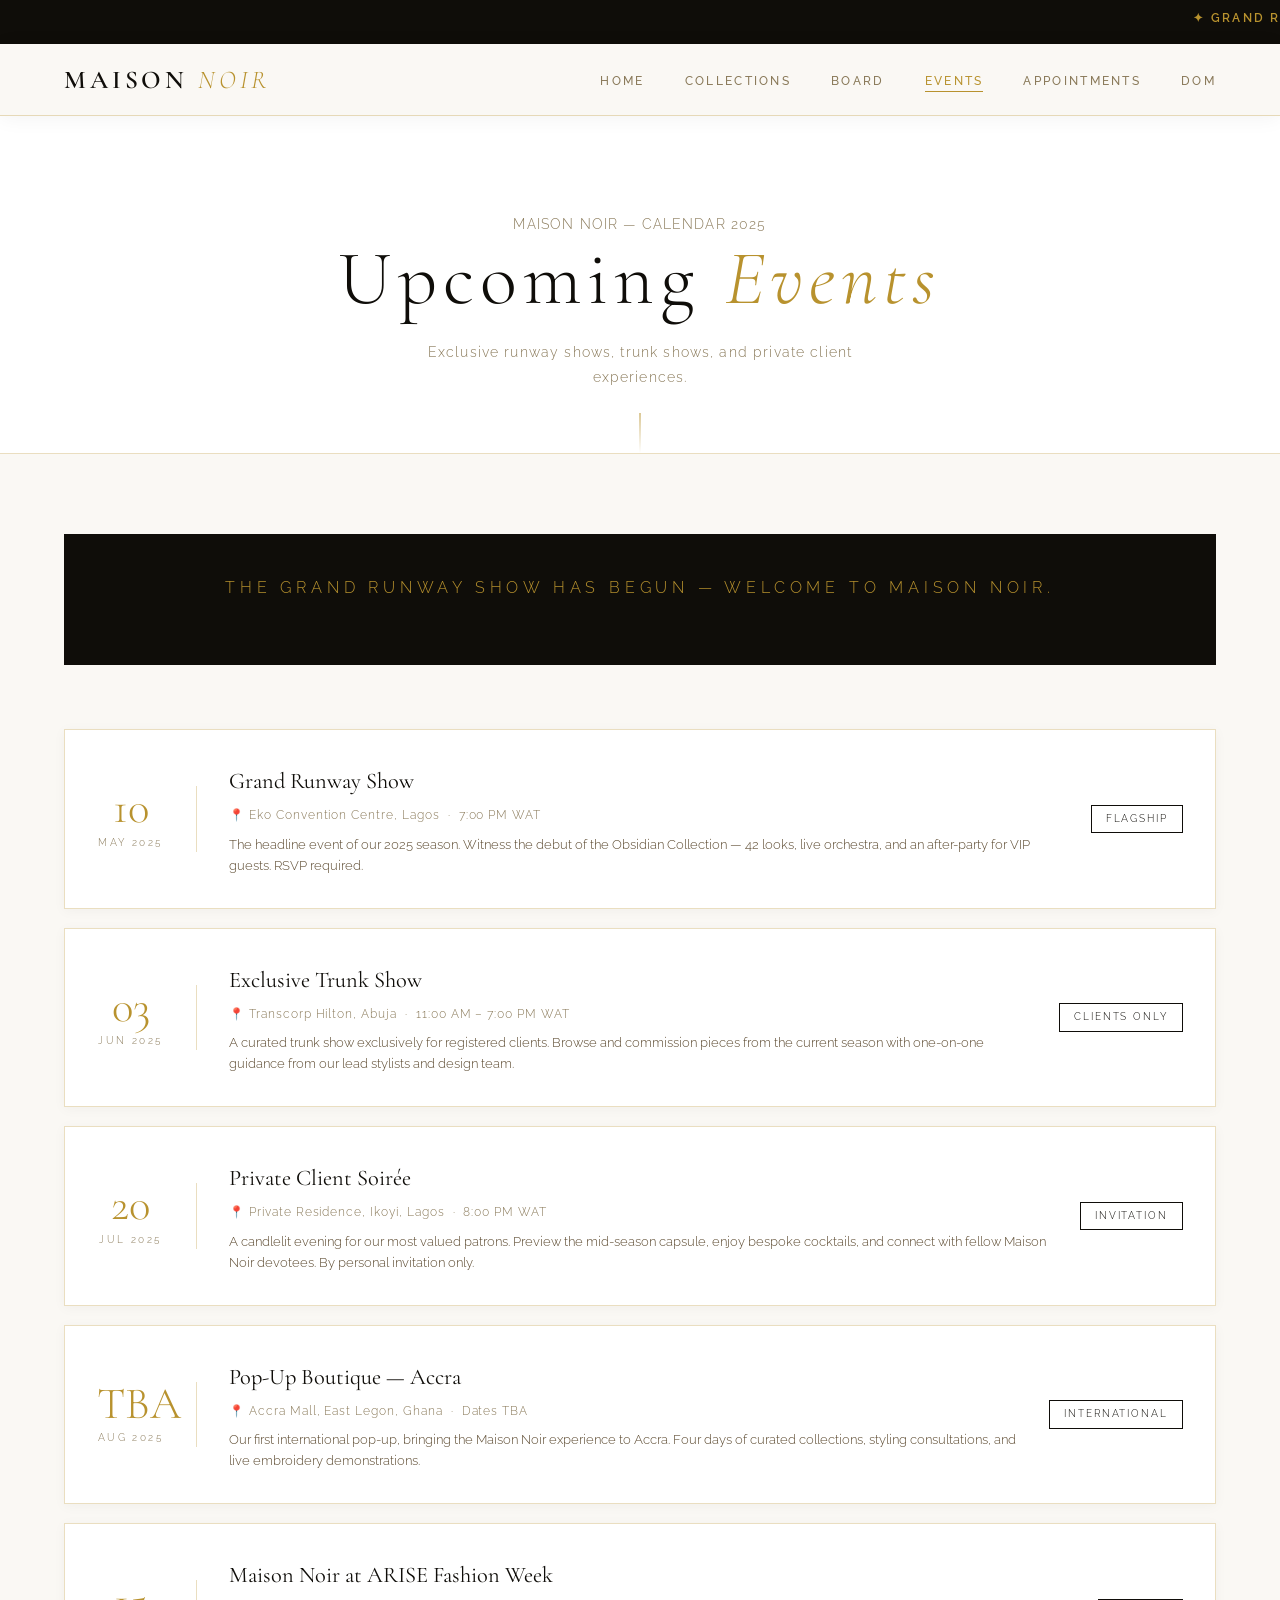
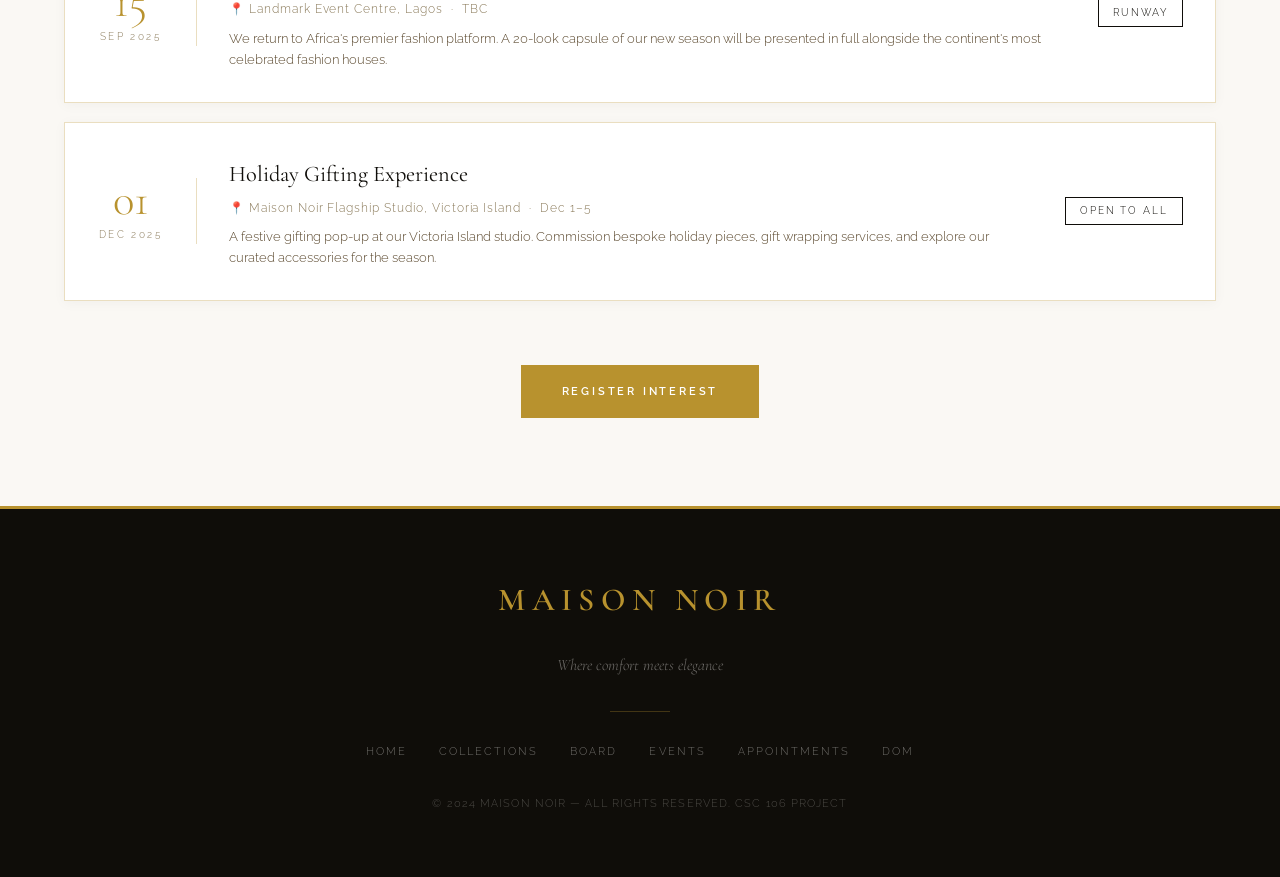
<file: events.html>
<!DOCTYPE html>
<html lang="en">
<head>
  <meta charset="UTF-8" />
  <meta name="viewport" content="width=device-width, initial-scale=1.0" />
  <title>Events — Maison Noir</title>
  <link rel="stylesheet" href="style.css" />
</head>
<body>

  <!-- MARQUEE BANNER -->
  <div class="marquee-banner">
    <marquee behavior="scroll" direction="left" scrollamount="4">
      ✦ GRAND RUNWAY SHOW — LAGOS, MAY 10, 2025 — RSVP NOW &nbsp;&nbsp;&nbsp;
      ✦ EXCLUSIVE TRUNK SHOW — ABUJA, JUNE 3, 2025 &nbsp;&nbsp;&nbsp;
      ✦ PRIVATE CLIENT SOIRÉE — JULY 20, 2025 — BY INVITATION ONLY &nbsp;&nbsp;&nbsp;
      ✦ POP-UP BOUTIQUE — ACCRA, AUGUST 2025 — DATES ANNOUNCED SOON &nbsp;&nbsp;&nbsp;
      ✦ CONTACT US TO JOIN OUR VIP EVENTS LIST &nbsp;&nbsp;&nbsp;
    </marquee>
  </div>

  <!-- NAVIGATION -->
  <nav>
    <a href="index.html" class="nav-logo">Maison <span>Noir</span></a>
    <ul class="nav-links">
      <li><a href="index.html">Home</a></li>
      <li><a href="products.html">Collections</a></li>
      <li><a href="trustees.html">Board</a></li>
      <li><a href="events.html" class="active">Events</a></li>
      <li><a href="appointments.html">Appointments</a></li>
      <li><a href="dom.html">DOM</a></li>
    </ul>
  </nav>

  <!-- PAGE HERO -->
  <div class="page-hero">
    <p class="page-hero-label">Maison Noir — Calendar 2025</p>
    <h1>Upcoming <em>Events</em></h1>
    <p>Exclusive runway shows, trunk shows, and private client experiences.</p>
  </div>

  <!-- MAIN SECTION -->
  <section class="section">

    <!-- COUNTDOWN TO NEXT EVENT -->
    <div class="countdown-strip reveal">
      <p class="countdown-label">Next Event — Grand Runway Show, Lagos</p>
      <div class="countdown-timer">
        <div class="countdown-unit">
          <div class="countdown-number" id="cd-days">00</div>
          <div class="countdown-unit-label">Days</div>
        </div>
        <div class="countdown-sep">:</div>
        <div class="countdown-unit">
          <div class="countdown-number" id="cd-hours">00</div>
          <div class="countdown-unit-label">Hours</div>
        </div>
        <div class="countdown-sep">:</div>
        <div class="countdown-unit">
          <div class="countdown-number" id="cd-mins">00</div>
          <div class="countdown-unit-label">Minutes</div>
        </div>
        <div class="countdown-sep">:</div>
        <div class="countdown-unit">
          <div class="countdown-number" id="cd-secs">00</div>
          <div class="countdown-unit-label">Seconds</div>
        </div>
      </div>
    </div>

    <!-- EVENTS LIST -->
    <div id="eventsList">

      <div class="event-card reveal">
        <div class="event-date-box">
          <div class="event-day">10</div>
          <div class="event-month">May 2025</div>
        </div>
        <div>
          <h3 class="event-title">Grand Runway Show</h3>
          <p class="event-meta">📍 Eko Convention Centre, Lagos &nbsp;·&nbsp; 7:00 PM WAT</p>
          <p class="event-desc">The headline event of our 2025 season. Witness the debut of the Obsidian Collection — 42 looks, live orchestra, and an after-party for VIP guests. RSVP required.</p>
        </div>
        <span class="event-tag">Flagship</span>
      </div>

      <div class="event-card reveal">
        <div class="event-date-box">
          <div class="event-day">03</div>
          <div class="event-month">Jun 2025</div>
        </div>
        <div>
          <h3 class="event-title">Exclusive Trunk Show</h3>
          <p class="event-meta">📍 Transcorp Hilton, Abuja &nbsp;·&nbsp; 11:00 AM – 7:00 PM WAT</p>
          <p class="event-desc">A curated trunk show exclusively for registered clients. Browse and commission pieces from the current season with one-on-one guidance from our lead stylists and design team.</p>
        </div>
        <span class="event-tag">Clients Only</span>
      </div>

      <div class="event-card reveal">
        <div class="event-date-box">
          <div class="event-day">20</div>
          <div class="event-month">Jul 2025</div>
        </div>
        <div>
          <h3 class="event-title">Private Client Soirée</h3>
          <p class="event-meta">📍 Private Residence, Ikoyi, Lagos &nbsp;·&nbsp; 8:00 PM WAT</p>
          <p class="event-desc">A candlelit evening for our most valued patrons. Preview the mid-season capsule, enjoy bespoke cocktails, and connect with fellow Maison Noir devotees. By personal invitation only.</p>
        </div>
        <span class="event-tag">Invitation</span>
      </div>

      <div class="event-card reveal">
        <div class="event-date-box">
          <div class="event-day">TBA</div>
          <div class="event-month">Aug 2025</div>
        </div>
        <div>
          <h3 class="event-title">Pop-Up Boutique — Accra</h3>
          <p class="event-meta">📍 Accra Mall, East Legon, Ghana &nbsp;·&nbsp; Dates TBA</p>
          <p class="event-desc">Our first international pop-up, bringing the Maison Noir experience to Accra. Four days of curated collections, styling consultations, and live embroidery demonstrations.</p>
        </div>
        <span class="event-tag">International</span>
      </div>

      <div class="event-card reveal">
        <div class="event-date-box">
          <div class="event-day">15</div>
          <div class="event-month">Sep 2025</div>
        </div>
        <div>
          <h3 class="event-title">Maison Noir at ARISE Fashion Week</h3>
          <p class="event-meta">📍 Landmark Event Centre, Lagos &nbsp;·&nbsp; TBC</p>
          <p class="event-desc">We return to Africa's premier fashion platform. A 20-look capsule of our new season will be presented in full alongside the continent's most celebrated fashion houses.</p>
        </div>
        <span class="event-tag">Runway</span>
      </div>

      <div class="event-card reveal">
        <div class="event-date-box">
          <div class="event-day">01</div>
          <div class="event-month">Dec 2025</div>
        </div>
        <div>
          <h3 class="event-title">Holiday Gifting Experience</h3>
          <p class="event-meta">📍 Maison Noir Flagship Studio, Victoria Island &nbsp;·&nbsp; Dec 1–5</p>
          <p class="event-desc">A festive gifting pop-up at our Victoria Island studio. Commission bespoke holiday pieces, gift wrapping services, and explore our curated accessories for the season.</p>
        </div>
        <span class="event-tag">Open to All</span>
      </div>

    </div>

    <div style="text-align:center; margin-top:4rem;">
      <a href="appointments.html" class="btn btn-filled"><span>Register Interest</span></a>
    </div>

  </section>

  <!-- FOOTER -->
  <footer>
    <div class="footer-logo">Maison Noir</div>
    <p class="footer-tagline">Where comfort meets elegance</p>
    <div class="footer-divider"></div>
    <ul class="footer-links">
      <li><a href="index.html">Home</a></li>
      <li><a href="products.html">Collections</a></li>
      <li><a href="trustees.html">Board</a></li>
      <li><a href="events.html">Events</a></li>
      <li><a href="appointments.html">Appointments</a></li>
      <li><a href="dom.html">DOM</a></li>
    </ul>
    <p class="footer-copy">© 2024 Maison Noir — All rights reserved. CSC 106 Project</p>
  </footer>

  <script>
    // ===== COUNTDOWN TIMER =====
    const targetDate = new Date('2025-05-10T19:00:00+01:00');

    function updateCountdown() {
      const now = new Date();
      const diff = targetDate - now;

      if (diff <= 0) {
        document.querySelector('.countdown-strip').innerHTML =
          '<p class="countdown-label" style="font-size:1rem;">The Grand Runway Show has begun — welcome to Maison Noir.</p>';
        return;
      }

      const days    = Math.floor(diff / (1000 * 60 * 60 * 24));
      const hours   = Math.floor((diff % (1000 * 60 * 60 * 24)) / (1000 * 60 * 60));
      const minutes = Math.floor((diff % (1000 * 60 * 60)) / (1000 * 60));
      const seconds = Math.floor((diff % (1000 * 60)) / 1000);

      document.getElementById('cd-days').textContent  = String(days).padStart(2, '0');
      document.getElementById('cd-hours').textContent = String(hours).padStart(2, '0');
      document.getElementById('cd-mins').textContent  = String(minutes).padStart(2, '0');
      document.getElementById('cd-secs').textContent  = String(seconds).padStart(2, '0');
    }

    updateCountdown();
    setInterval(updateCountdown, 1000);

    // ===== EVENT CARD HOVER EFFECT =====
    const eventCards = document.querySelectorAll('.event-card');
    eventCards.forEach(card => {
      card.addEventListener('mouseenter', () => {
        card.style.paddingLeft = '2.4rem';
      });
      card.addEventListener('mouseleave', () => {
        card.style.paddingLeft = '';
      });
    });

    // ===== SCROLL REVEAL =====
    const reveals = document.querySelectorAll('.reveal');
    const observer = new IntersectionObserver(entries => {
      entries.forEach(e => { if (e.isIntersecting) e.target.classList.add('visible'); });
    }, { threshold: 0.1 });
    reveals.forEach(el => observer.observe(el));
  </script>

</body>
</html>
</file>
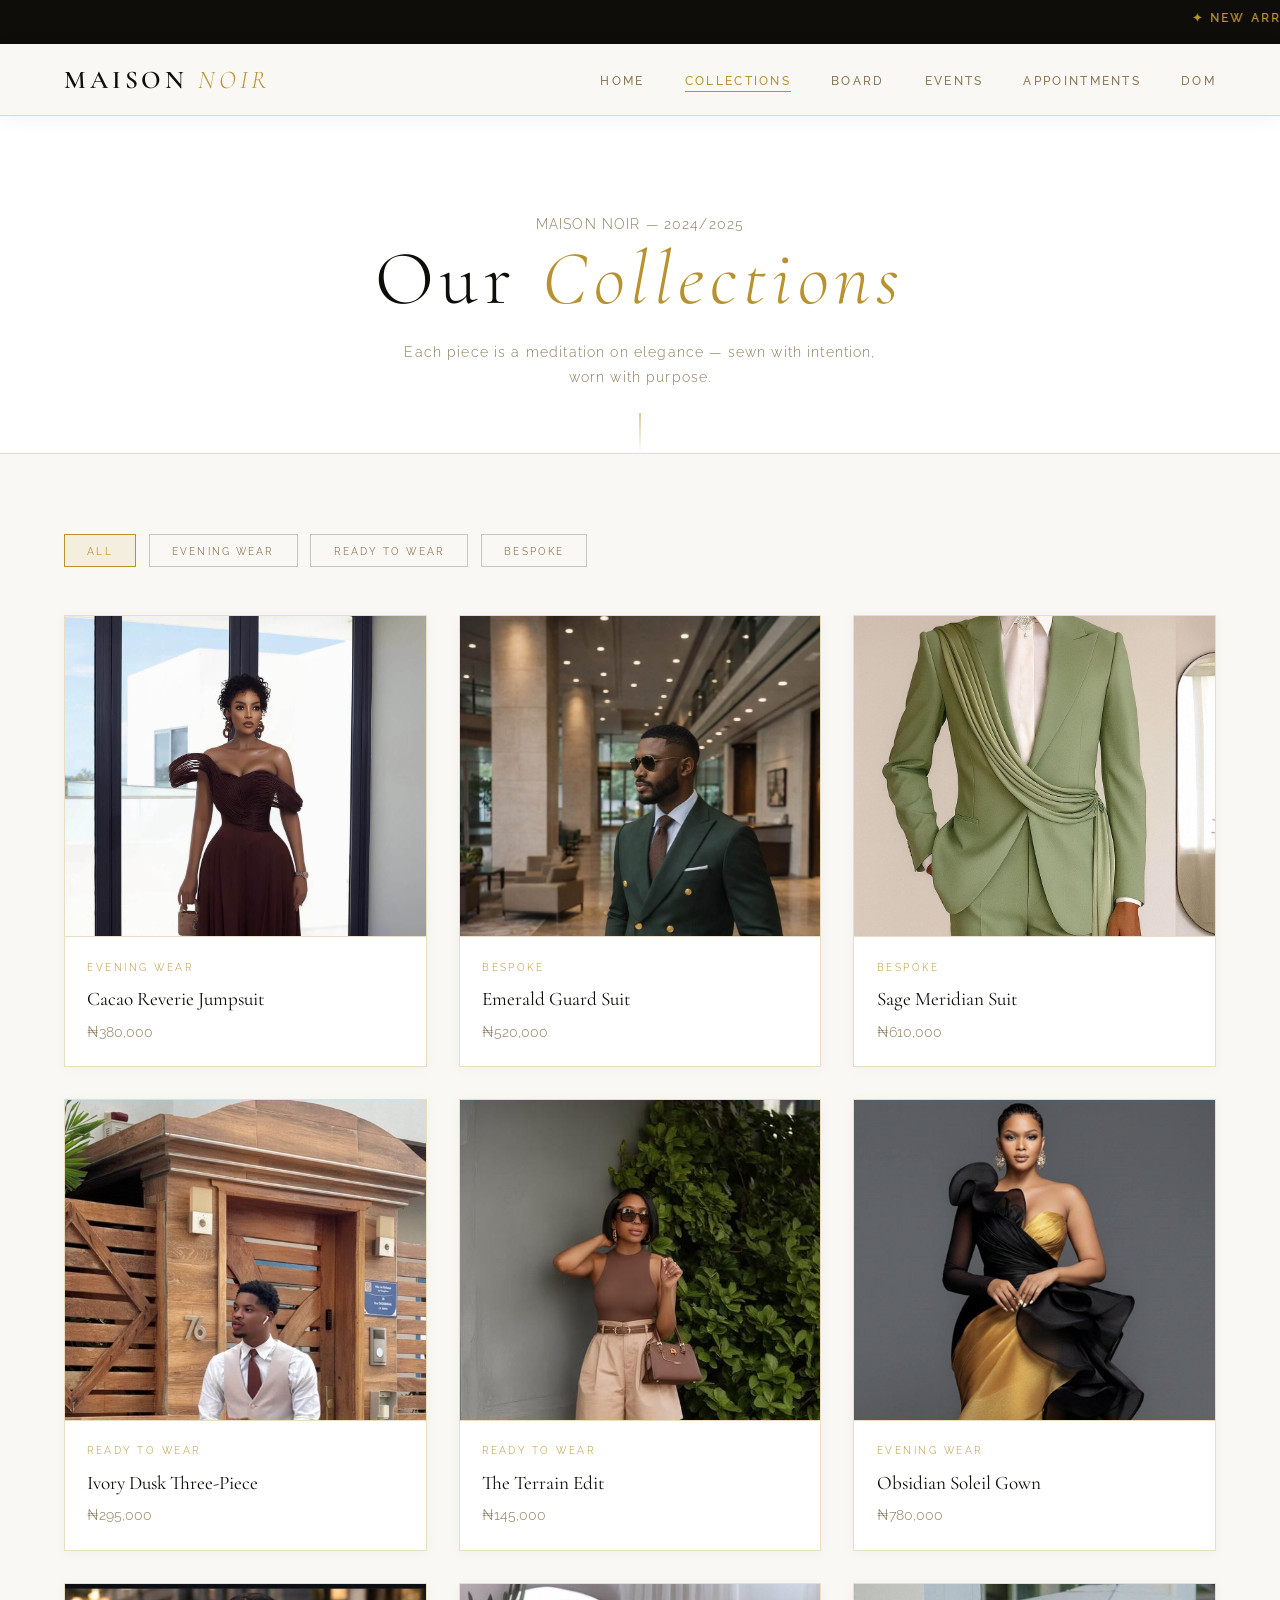
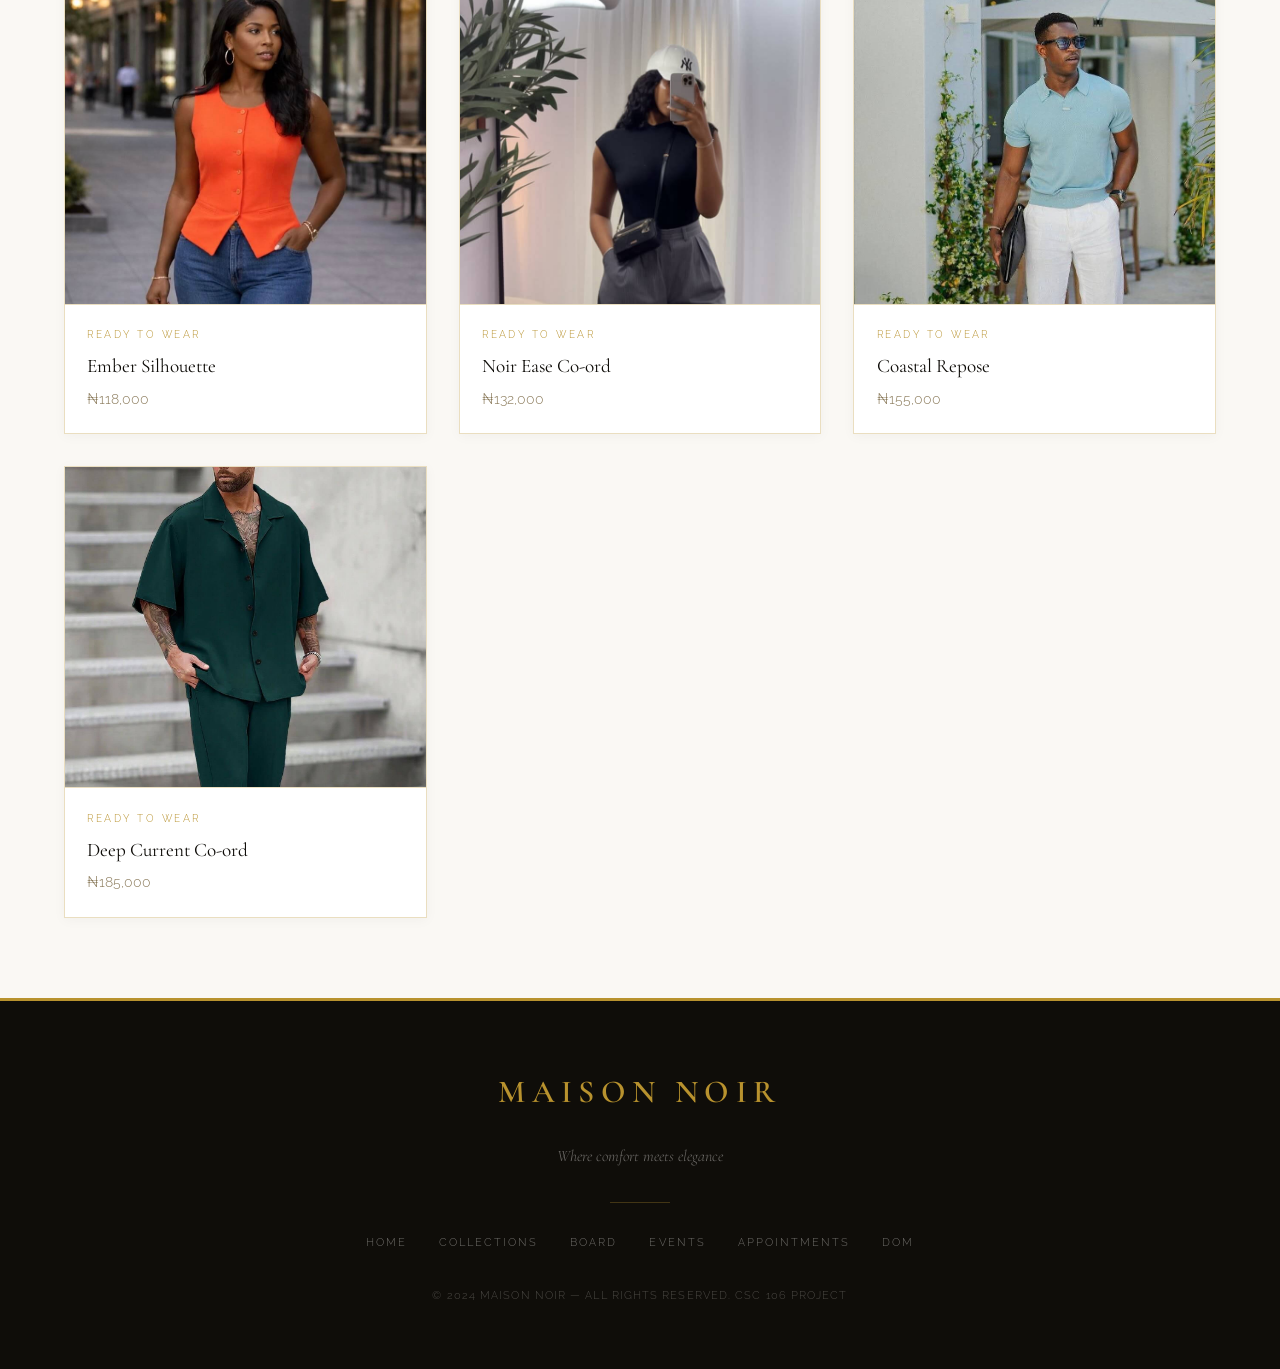
<file: products.html>
<!DOCTYPE html>
<html lang="en">
<head>
  <meta charset="UTF-8" />
  <meta name="viewport" content="width=device-width, initial-scale=1.0" />
  <title>Collections — Maison Noir</title>
  <link rel="stylesheet" href="style.css" />
  <style>
    .product-img img {
      width: 100%;
      height: 100%;
      object-fit: cover;
      object-position: top;
      transition: transform 0.6s cubic-bezier(0.25, 0.46, 0.45, 0.94);
    }
    .product-card:hover .product-img img {
      transform: scale(1.04);
    }
  </style>
</head>
<body>

  <!-- MARQUEE BANNER -->
  <div class="marquee-banner">
    <marquee behavior="scroll" direction="left" scrollamount="4">
      ✦ NEW ARRIVALS: THE OBSIDIAN SERIES — SHOP NOW &nbsp;&nbsp;&nbsp;
      ✦ RUNWAY SHOW — LAGOS, MAY 10, 2025 &nbsp;&nbsp;&nbsp;
      ✦ COMPLIMENTARY STYLING SESSION WITH EVERY BESPOKE ORDER &nbsp;&nbsp;&nbsp;
      ✦ FREE DELIVERY ON ORDERS ABOVE ₦500,000 &nbsp;&nbsp;&nbsp;
      ✦ WINTER COLLECTION — LIMITED EDITION PIECES AVAILABLE &nbsp;&nbsp;&nbsp;
    </marquee>
  </div>

  <!-- NAVIGATION -->
  <nav>
    <a href="index.html" class="nav-logo">Maison <span>Noir</span></a>
    <ul class="nav-links">
      <li><a href="index.html">Home</a></li>
      <li><a href="products.html" class="active">Collections</a></li>
      <li><a href="trustees.html">Board</a></li>
      <li><a href="events.html">Events</a></li>
      <li><a href="appointments.html">Appointments</a></li>
      <li><a href="dom.html">DOM</a></li>
    </ul>
  </nav>

  <!-- PAGE HERO -->
  <div class="page-hero">
    <p class="page-hero-label">Maison Noir — 2024/2025</p>
    <h1>Our <em>Collections</em></h1>
    <p>Each piece is a meditation on elegance — sewn with intention, worn with purpose.</p>
  </div>

  <!-- PRODUCTS SECTION -->
  <section class="section">

    <!-- FILTER BAR -->
    <div class="filter-bar" id="filterBar">
      <button class="filter-btn active" data-filter="all">All</button>
      <button class="filter-btn" data-filter="eveningwear">Evening Wear</button>
      <button class="filter-btn" data-filter="ready-to-wear">Ready to Wear</button>
      <button class="filter-btn" data-filter="bespoke">Bespoke</button>
    </div>

    <!-- PRODUCT GRID -->
    <div class="grid-3" id="productGrid">

      <!-- 1. Cacao Reverie Jumpsuit -->
      <div class="product-card reveal" data-cat="eveningwear"
        onclick="openModal('Cacao Reverie Jumpsuit', 'Evening Wear', '₦380,000',
          'An off-shoulder wide-leg jumpsuit in rich cacao crepe. The pleated sweetheart bodice creates dramatic volume at the shoulders while a cinched waist flows into palazzo-wide trousers. Power, poise, and presence in one silhouette.')">
        <div class="product-img">
          <img src="img1.jpg" alt="Cacao Reverie Jumpsuit" />
          <div class="product-overlay"><span style="font-size:0.7rem;letter-spacing:0.2em;color:#fff;text-transform:uppercase;">View Details</span></div>
        </div>
        <div class="product-info">
          <p class="product-category">Evening Wear</p>
          <h3 class="product-name">Cacao Reverie Jumpsuit</h3>
          <p class="product-price">₦380,000</p>
        </div>
      </div>

      <!-- 2. Emerald Guard Suit -->
      <div class="product-card reveal" data-cat="bespoke"
        onclick="openModal('Emerald Guard Suit', 'Bespoke', '₦520,000',
          'A double-breasted statement suit in deep forest green Italian wool, finished with 24k gold-plated buttons. Sharp lapels, impeccable shoulder structure, and a slim trouser cut designed to command any room. Bespoke cut to your measurements.')">
        <div class="product-img">
          <img src="img2.jpg" alt="Emerald Guard Suit" />
          <div class="product-overlay"><span style="font-size:0.7rem;letter-spacing:0.2em;color:#fff;text-transform:uppercase;">View Details</span></div>
        </div>
        <div class="product-info">
          <p class="product-category">Bespoke</p>
          <h3 class="product-name">Emerald Guard Suit</h3>
          <p class="product-price">₦520,000</p>
        </div>
      </div>

      <!-- 3. Sage Meridian Suit -->
      <div class="product-card reveal" data-cat="bespoke"
        onclick="openModal('Sage Meridian Suit', 'Bespoke', '₦610,000',
          'A sculptural single-breasted suit in sage green crepe with a dramatic draped sash cascading from shoulder to hem. The flowing chiffon accent and crystal brooch elevate this beyond suiting into wearable architecture. Available in custom sizing.')">
        <div class="product-img">
          <img src="img3.jpg" alt="Sage Meridian Suit" />
          <div class="product-overlay"><span style="font-size:0.7rem;letter-spacing:0.2em;color:#fff;text-transform:uppercase;">View Details</span></div>
        </div>
        <div class="product-info">
          <p class="product-category">Bespoke</p>
          <h3 class="product-name">Sage Meridian Suit</h3>
          <p class="product-price">₦610,000</p>
        </div>
      </div>

      <!-- 4. Ivory Dusk Three-Piece -->
      <div class="product-card reveal" data-cat="ready-to-wear"
        onclick="openModal('Ivory Dusk Three-Piece', 'Ready to Wear', '₦295,000',
          'A clean champagne three-piece comprising tailored waistcoat, slim trouser, and dress shirt. Styled with a deep burgundy tie and finished with a dress watch — this is quiet confidence at its finest. Ready to wear in sizes S–XXL.')">
        <div class="product-img">
          <img src="img4.jpg" alt="Ivory Dusk Three-Piece" />
          <div class="product-overlay"><span style="font-size:0.7rem;letter-spacing:0.2em;color:#fff;text-transform:uppercase;">View Details</span></div>
        </div>
        <div class="product-info">
          <p class="product-category">Ready to Wear</p>
          <h3 class="product-name">Ivory Dusk Three-Piece</h3>
          <p class="product-price">₦295,000</p>
        </div>
      </div>

      <!-- 5. Terrain Edit -->
      <div class="product-card reveal" data-cat="ready-to-wear"
        onclick="openModal('The Terrain Edit', 'Ready to Wear', '₦145,000',
          'A tonal earth co-ord pairing a chocolate ribbed bodysuit with high-waisted khaki wide-leg shorts. Finished with a thick leather belt, gold strappy heels, and a structured handbag. Effortless dressed-down luxury for day-to-evening transitions.')">
        <div class="product-img">
          <img src="img5.jpg" alt="The Terrain Edit" />
          <div class="product-overlay"><span style="font-size:0.7rem;letter-spacing:0.2em;color:#fff;text-transform:uppercase;">View Details</span></div>
        </div>
        <div class="product-info">
          <p class="product-category">Ready to Wear</p>
          <h3 class="product-name">The Terrain Edit</h3>
          <p class="product-price">₦145,000</p>
        </div>
      </div>

      <!-- 6. Obsidian Soleil Gown -->
      <div class="product-card reveal" data-cat="eveningwear"
        onclick="openModal('Obsidian Soleil Gown', 'Evening Wear', '₦780,000',
          'The showpiece of the season. A one-shoulder column gown in liquid gold organza, dramatically contrasted with cascading black ruffles and a full-length black tulle sleeve. Worn where legacy is made. Only 8 pieces produced — each numbered and signed.')">
        <div class="product-img">
          <img src="img6.jpg" alt="Obsidian Soleil Gown" />
          <div class="product-overlay"><span style="font-size:0.7rem;letter-spacing:0.2em;color:#fff;text-transform:uppercase;">View Details</span></div>
        </div>
        <div class="product-info">
          <p class="product-category">Evening Wear</p>
          <h3 class="product-name">Obsidian Soleil Gown</h3>
          <p class="product-price">₦780,000</p>
        </div>
      </div>

      <!-- 7. Ember Silhouette -->
      <div class="product-card reveal" data-cat="ready-to-wear"
        onclick="openModal('Ember Silhouette', 'Ready to Wear', '₦118,000',
          'A bold tangerine button-front waistcoat top with structured peplum hem, paired with high-rise wide-leg denim. The gold-button detail adds refinement to the casual silhouette. A statement of modern confidence in a pop of colour.')">
        <div class="product-img">
          <img src="img7.jpg" alt="Ember Silhouette" />
          <div class="product-overlay"><span style="font-size:0.7rem;letter-spacing:0.2em;color:#fff;text-transform:uppercase;">View Details</span></div>
        </div>
        <div class="product-info">
          <p class="product-category">Ready to Wear</p>
          <h3 class="product-name">Ember Silhouette</h3>
          <p class="product-price">₦118,000</p>
        </div>
      </div>

      <!-- 8. Noir Ease Co-ord -->
      <div class="product-card reveal" data-cat="ready-to-wear"
        onclick="openModal('Noir Ease Co-ord', 'Ready to Wear', '₦132,000',
          'A relaxed-luxe pairing of a fitted black cap-sleeve bodysuit with charcoal wide-leg pleated trousers in micro-stripe wool blend. Minimal, intentional, and effortlessly sharp. Complete the look with a white cap and sleek crossbody.')">
        <div class="product-img">
          <img src="img8.jpg" alt="Noir Ease Co-ord" />
          <div class="product-overlay"><span style="font-size:0.7rem;letter-spacing:0.2em;color:#fff;text-transform:uppercase;">View Details</span></div>
        </div>
        <div class="product-info">
          <p class="product-category">Ready to Wear</p>
          <h3 class="product-name">Noir Ease Co-ord</h3>
          <p class="product-price">₦132,000</p>
        </div>
      </div>

      <!-- 9. Coastal Repose -->
      <div class="product-card reveal" data-cat="ready-to-wear"
        onclick="openModal('Coastal Repose', 'Ready to Wear', '₦155,000',
          'A refined resort look pairing a sage mint textured polo with crisp white linen trousers. Finished with a leather folio and black leather slides. The definition of polished ease for the man who moves between boardroom and beach without missing a beat.')">
        <div class="product-img">
          <img src="img9.jpg" alt="Coastal Repose" />
          <div class="product-overlay"><span style="font-size:0.7rem;letter-spacing:0.2em;color:#fff;text-transform:uppercase;">View Details</span></div>
        </div>
        <div class="product-info">
          <p class="product-category">Ready to Wear</p>
          <h3 class="product-name">Coastal Repose</h3>
          <p class="product-price">₦155,000</p>
        </div>
      </div>

      <!-- 10. Deep Current Co-ord -->
      <div class="product-card reveal" data-cat="ready-to-wear"
        onclick="openModal('Deep Current Co-ord', 'Ready to Wear', '₦185,000',
          'A matching teal two-piece in fluid satin-finish fabric — oversized half-sleeve camp shirt with relaxed wide-leg trousers. An easy monochromatic statement. Worn open or buttoned, styled with white sneakers or leather loafers.')">
        <div class="product-img">
          <img src="img10.jpg" alt="Deep Current Co-ord" />
          <div class="product-overlay"><span style="font-size:0.7rem;letter-spacing:0.2em;color:#fff;text-transform:uppercase;">View Details</span></div>
        </div>
        <div class="product-info">
          <p class="product-category">Ready to Wear</p>
          <h3 class="product-name">Deep Current Co-ord</h3>
          <p class="product-price">₦185,000</p>
        </div>
      </div>

    </div>
  </section>

  <!-- MODAL -->
  <div class="modal-overlay" id="modalOverlay" onclick="closeModal(event)">
    <div class="modal">
      <button class="modal-close" onclick="closeModal()">✕</button>
      <p class="modal-category" id="mCat"></p>
      <h2 class="modal-name" id="mName"></h2>
      <p class="modal-price" id="mPrice"></p>
      <p class="modal-desc" id="mDesc"></p>
      <div style="display:flex;gap:1rem;flex-wrap:wrap;">
        <a href="appointments.html" class="btn btn-filled"><span>Book Fitting</span></a>
        <a href="appointments.html" class="btn"><span>Enquire</span></a>
      </div>
    </div>
  </div>

  <!-- FOOTER -->
  <footer>
    <div class="footer-logo">Maison Noir</div>
    <p class="footer-tagline">Where comfort meets elegance</p>
    <div class="footer-divider"></div>
    <ul class="footer-links">
      <li><a href="index.html">Home</a></li>
      <li><a href="products.html">Collections</a></li>
      <li><a href="trustees.html">Board</a></li>
      <li><a href="events.html">Events</a></li>
      <li><a href="appointments.html">Appointments</a></li>
      <li><a href="dom.html">DOM</a></li>
    </ul>
    <p class="footer-copy">© 2024 Maison Noir — All rights reserved. CSC 106 Project</p>
  </footer>

  <script>
    function openModal(name, cat, price, desc) {
      document.getElementById('mName').textContent = name;
      document.getElementById('mCat').textContent = cat;
      document.getElementById('mPrice').textContent = price;
      document.getElementById('mDesc').textContent = desc;
      document.getElementById('modalOverlay').classList.add('open');
      document.body.style.overflow = 'hidden';
    }

    function closeModal(event) {
      if (!event || event.target === document.getElementById('modalOverlay') || event.currentTarget.classList.contains('modal-close')) {
        document.getElementById('modalOverlay').classList.remove('open');
        document.body.style.overflow = '';
      }
    }

    document.addEventListener('keydown', (e) => { if (e.key === 'Escape') closeModal(); });

    const filterBtns = document.querySelectorAll('.filter-btn');
    const products = document.querySelectorAll('.product-card');

    filterBtns.forEach(btn => {
      btn.addEventListener('click', () => {
        filterBtns.forEach(b => b.classList.remove('active'));
        btn.classList.add('active');
        const filter = btn.dataset.filter;
        products.forEach(p => {
          if (filter === 'all' || p.dataset.cat === filter) {
            p.style.display = '';
            setTimeout(() => p.style.opacity = 1, 10);
          } else {
            p.style.opacity = 0;
            setTimeout(() => p.style.display = 'none', 300);
          }
        });
      });
    });

    const reveals = document.querySelectorAll('.reveal');
    const observer = new IntersectionObserver(entries => {
      entries.forEach(e => { if (e.isIntersecting) e.target.classList.add('visible'); });
    }, { threshold: 0.08 });
    reveals.forEach(el => observer.observe(el));
  </script>

</body>
</html>
</file>
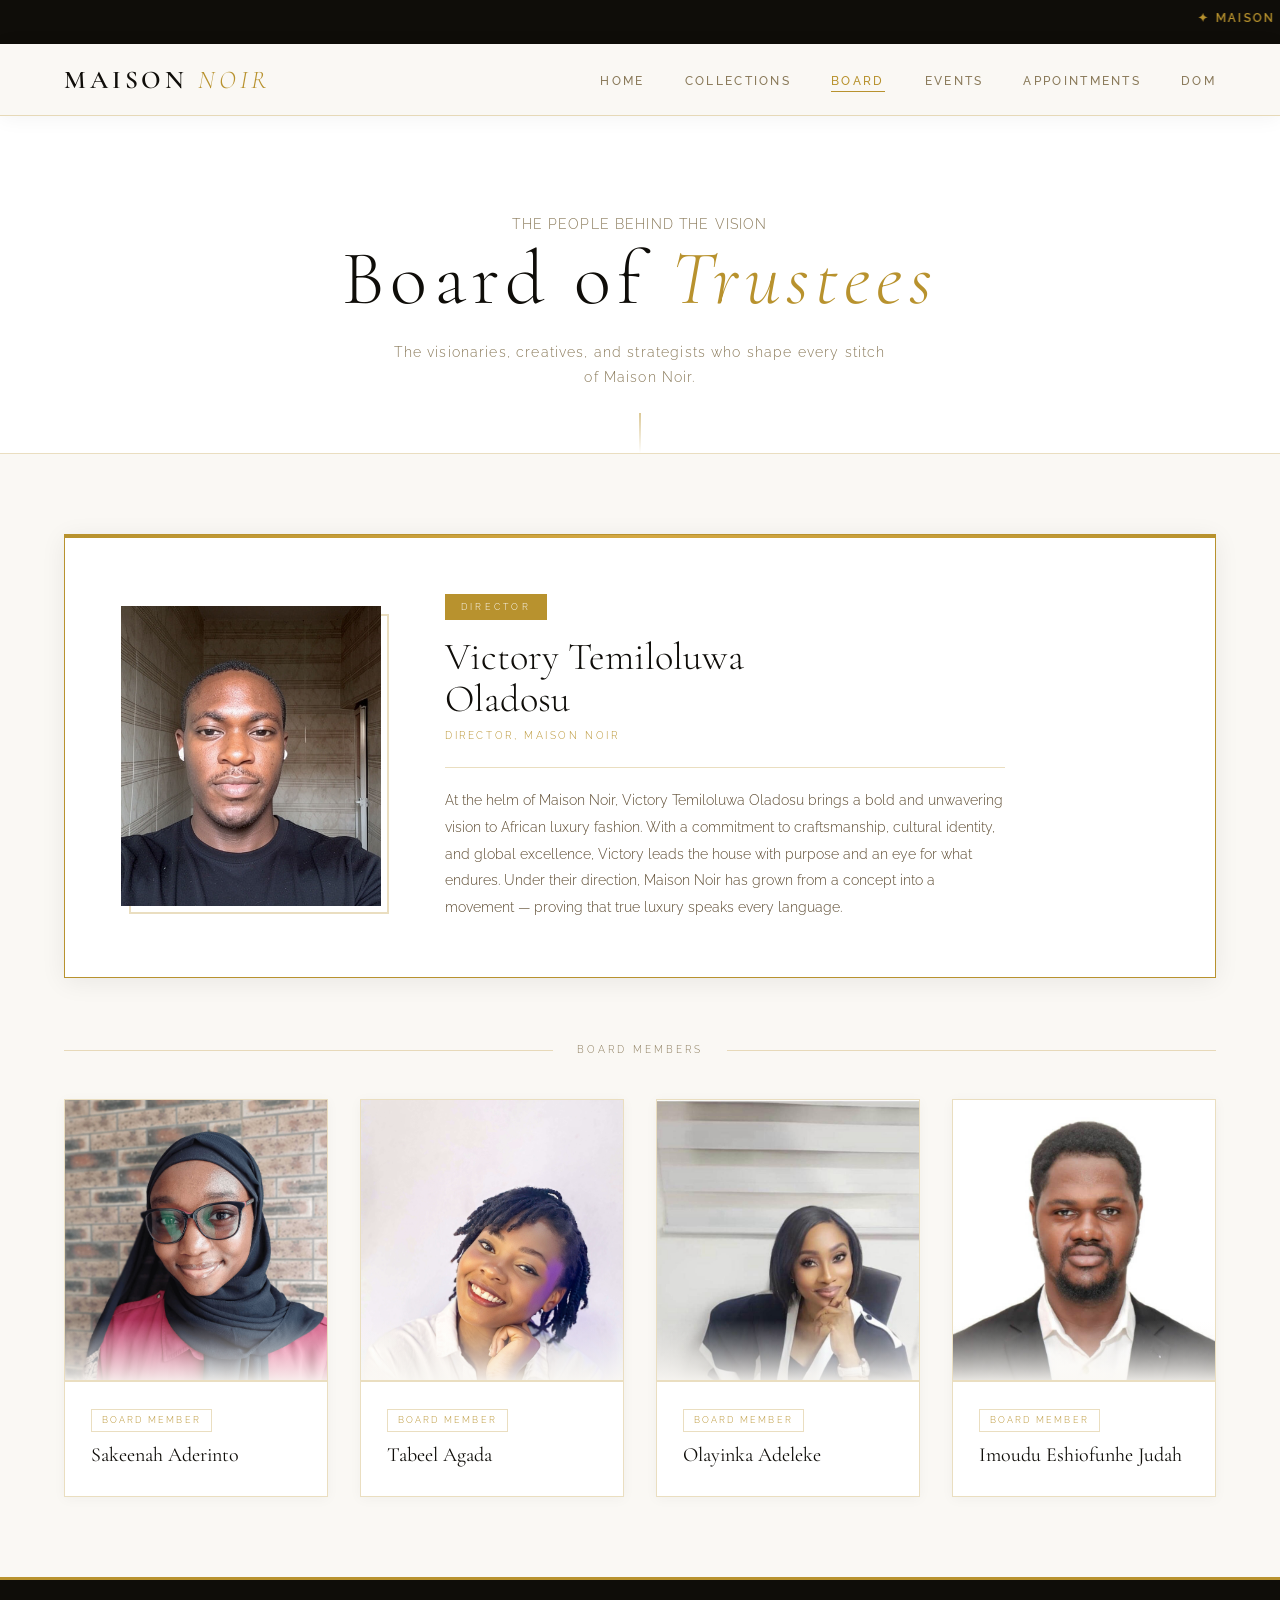
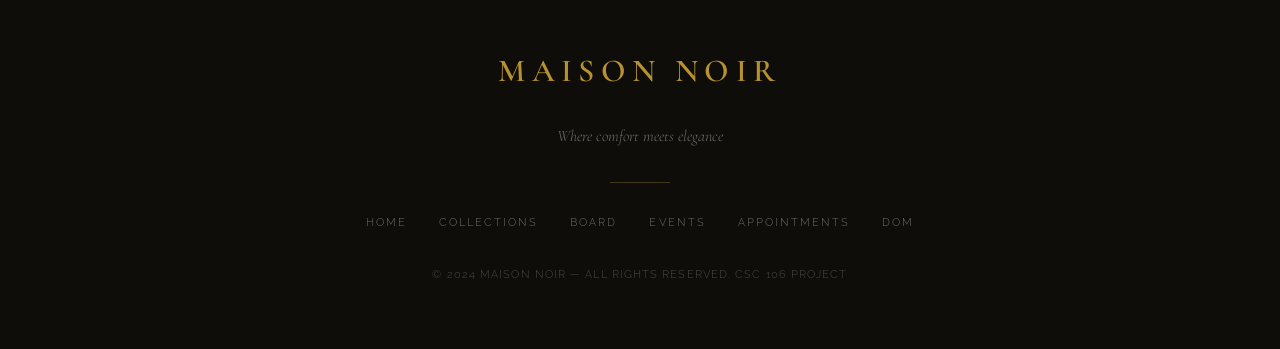
<file: trustees.html>
<!DOCTYPE html>
<html lang="en">
<head>
  <meta charset="UTF-8" />
  <meta name="viewport" content="width=device-width, initial-scale=1.0" />
  <title>Board of Trustees — Maison Noir</title>
  <link rel="stylesheet" href="style.css" />
  <style>
    /* ===== DIRECTOR SPOTLIGHT ===== */
    .director-card {
      display: grid;
      grid-template-columns: 260px 1fr;
      gap: 4rem;
      align-items: center;
      padding: 3.5rem;
      background: var(--surface);
      border: 1px solid var(--gold);
      margin-bottom: 4rem;
      box-shadow: 0 4px 24px rgba(0,0,0,0.07);
      position: relative;
      overflow: hidden;
    }

    .director-card::before {
      content: '';
      position: absolute;
      top: 0; left: 0; right: 0;
      height: 3px;
      background: linear-gradient(90deg, var(--gold), var(--gold-light), var(--gold));
    }

    .director-photo-wrap {
      position: relative;
    }

    .director-photo-wrap::after {
      content: '';
      position: absolute;
      bottom: -8px;
      right: -8px;
      width: 100%;
      height: 100%;
      border: 2px solid var(--gold-border);
      z-index: 0;
    }

    .director-photo {
      width: 260px;
      height: 300px;
      object-fit: cover;
      object-position: top;
      display: block;
      position: relative;
      z-index: 1;
      filter: grayscale(8%);
      transition: filter 0.4s ease;
    }

    .director-card:hover .director-photo {
      filter: grayscale(0%);
    }

    .director-badge {
      display: inline-block;
      font-size: 0.58rem;
      letter-spacing: 0.35em;
      text-transform: uppercase;
      color: #fff;
      background: var(--gold);
      padding: 5px 16px;
      margin-bottom: 1rem;
    }

    .director-name {
      font-family: var(--font-display);
      font-size: 2.4rem;
      font-weight: 300;
      color: var(--black);
      line-height: 1.1;
      margin-bottom: 0.4rem;
    }

    .director-role {
      font-size: 0.65rem;
      letter-spacing: 0.25em;
      text-transform: uppercase;
      color: var(--gold);
      margin-bottom: 1.4rem;
    }

    .director-bio {
      font-size: 0.88rem;
      color: var(--text-soft);
      line-height: 1.9;
      max-width: 560px;
      border-top: 1px solid var(--gold-border);
      padding-top: 1.2rem;
    }

    /* ===== MEMBER CARDS ===== */
    .members-grid {
      display: grid;
      grid-template-columns: repeat(auto-fill, minmax(240px, 1fr));
      gap: 2rem;
    }

    .member-card {
      background: var(--surface);
      border: 1px solid var(--gold-border);
      overflow: hidden;
      transition: var(--transition);
      box-shadow: 0 2px 12px rgba(0,0,0,0.04);
      cursor: default;
    }

    .member-card:hover {
      border-color: var(--gold);
      transform: translateY(-6px);
      box-shadow: 0 16px 40px rgba(0,0,0,0.1);
    }

    .member-photo-wrap {
      height: 280px;
      overflow: hidden;
      position: relative;
    }

    .member-photo {
      width: 100%;
      height: 100%;
      object-fit: cover;
      object-position: top;
      transition: transform 0.6s cubic-bezier(0.25, 0.46, 0.45, 0.94), filter 0.4s ease;
      filter: grayscale(10%);
    }

    .member-card:hover .member-photo {
      transform: scale(1.04);
      filter: grayscale(0%);
    }

    .member-overlay {
      position: absolute;
      bottom: 0; left: 0; right: 0;
      height: 60px;
      background: linear-gradient(to top, rgba(250,248,244,0.9), transparent);
    }

    .member-info {
      padding: 1.4rem 1.6rem 1.8rem;
      border-top: 2px solid var(--gold-border);
      transition: border-color 0.4s ease;
    }

    .member-card:hover .member-info {
      border-top-color: var(--gold);
    }

    .member-role-badge {
      display: inline-block;
      font-size: 0.55rem;
      letter-spacing: 0.25em;
      text-transform: uppercase;
      color: var(--gold);
      border: 1px solid var(--gold-border);
      padding: 3px 10px;
      margin-bottom: 0.6rem;
      transition: var(--transition);
    }

    .member-card:hover .member-role-badge {
      background: var(--gold-dim);
      border-color: var(--gold);
    }

    .member-name {
      font-family: var(--font-display);
      font-size: 1.25rem;
      font-weight: 400;
      color: var(--black);
      line-height: 1.3;
    }

    /* ===== SECTION DIVIDER ===== */
    .board-divider {
      display: flex;
      align-items: center;
      gap: 1.5rem;
      margin-bottom: 2.5rem;
    }

    .board-divider-line {
      flex: 1;
      height: 1px;
      background: var(--gold-border);
    }

    .board-divider-label {
      font-size: 0.62rem;
      letter-spacing: 0.3em;
      text-transform: uppercase;
      color: var(--text-muted);
    }

    /* Tooltip */
    #memberTooltip {
      display: none;
      position: fixed;
      background: var(--black);
      border: 1px solid var(--gold-border);
      padding: 0.8rem 1.2rem;
      font-size: 0.75rem;
      color: rgba(255,255,255,0.7);
      pointer-events: none;
      z-index: 200;
      max-width: 220px;
      line-height: 1.5;
    }

    @media (max-width: 700px) {
      .director-card {
        grid-template-columns: 1fr;
        text-align: center;
      }
      .director-photo-wrap { margin: 0 auto; width: fit-content; }
      .director-photo { width: 200px; height: 230px; }
      .director-bio { max-width: 100%; }
      .director-card::after { display: none; }
    }
  </style>
</head>
<body>

  <!-- MARQUEE BANNER -->
  <div class="marquee-banner">
    <marquee behavior="scroll" direction="left" scrollamount="4">
      ✦ MAISON NOIR — AUTUMN / WINTER COLLECTION NOW AVAILABLE &nbsp;&nbsp;&nbsp;
      ✦ GRAND RUNWAY SHOW — LAGOS, MAY 10, 2025 &nbsp;&nbsp;&nbsp;
      ✦ BOARD OF TRUSTEES — VISIONARIES SHAPING LUXURY FASHION IN AFRICA &nbsp;&nbsp;&nbsp;
      ✦ BESPOKE CONSULTATIONS — BOOK YOUR APPOINTMENT TODAY &nbsp;&nbsp;&nbsp;
    </marquee>
  </div>

  <!-- NAVIGATION -->
  <nav>
    <a href="index.html" class="nav-logo">Maison <span>Noir</span></a>
    <ul class="nav-links">
      <li><a href="index.html">Home</a></li>
      <li><a href="products.html">Collections</a></li>
      <li><a href="trustees.html" class="active">Board</a></li>
      <li><a href="events.html">Events</a></li>
      <li><a href="appointments.html">Appointments</a></li>
      <li><a href="dom.html">DOM</a></li>
    </ul>
  </nav>

  <!-- PAGE HERO -->
  <div class="page-hero">
    <p class="page-hero-label">The People Behind the Vision</p>
    <h1>Board of <em>Trustees</em></h1>
    <p>The visionaries, creatives, and strategists who shape every stitch of Maison Noir.</p>
  </div>

  <!-- BOARD SECTION -->
  <section class="section">

    <!-- DIRECTOR SPOTLIGHT -->
    <div class="director-card reveal">
      <div class="director-photo-wrap">
        <img class="director-photo" src="trustee1.jpg" alt="Victory Temiloluwa Oladosu" />
      </div>
      <div>
        <span class="director-badge">Director</span>
        <h2 class="director-name">Victory Temiloluwa<br>Oladosu</h2>
        <p class="director-role">Director, Maison Noir</p>
        <p class="director-bio">
          At the helm of Maison Noir, Victory Temiloluwa Oladosu brings a bold and unwavering vision to African luxury fashion. 
          With a commitment to craftsmanship, cultural identity, and global excellence, Victory leads the house with purpose 
          and an eye for what endures. Under their direction, Maison Noir has grown from a concept into a movement — 
          proving that true luxury speaks every language.
        </p>
      </div>
    </div>

    <!-- BOARD MEMBERS -->
    <div class="board-divider">
      <div class="board-divider-line"></div>
      <span class="board-divider-label">Board Members</span>
      <div class="board-divider-line"></div>
    </div>

    <div class="members-grid">

      <!-- Sakeenah -->
      <div class="member-card reveal">
        <div class="member-photo-wrap">
          <img class="member-photo" src="trustee2.jpg" alt="Sakeenah Aderinto" />
          <div class="member-overlay"></div>
        </div>
        <div class="member-info">
          <span class="member-role-badge">Board Member</span>
          <h3 class="member-name">Sakeenah Aderinto</h3>
        </div>
      </div>

      <!-- Tabeel -->
      <div class="member-card reveal">
        <div class="member-photo-wrap">
          <img class="member-photo" src="trustee3.jpg" alt="Tabeel Agada" />
          <div class="member-overlay"></div>
        </div>
        <div class="member-info">
          <span class="member-role-badge">Board Member</span>
          <h3 class="member-name">Tabeel Agada</h3>
        </div>
      </div>

      <!-- Olayinka -->
      <div class="member-card reveal">
        <div class="member-photo-wrap">
          <img class="member-photo" src="trustee4.jpg" alt="Olayinka Adeleke" />
          <div class="member-overlay"></div>
        </div>
        <div class="member-info">
          <span class="member-role-badge">Board Member</span>
          <h3 class="member-name">Olayinka Adeleke</h3>
        </div>
      </div>

      <!-- Imoudu -->
      <div class="member-card reveal">
        <div class="member-photo-wrap">
          <img class="member-photo" src="trustee5.jpg" alt="Imoudu Eshiofunhe Judah" />
          <div class="member-overlay"></div>
        </div>
        <div class="member-info">
          <span class="member-role-badge">Board Member</span>
          <h3 class="member-name">Imoudu Eshiofunhe Judah</h3>
        </div>
      </div>

    </div>
  </section>

  <!-- TOOLTIP -->
  <div id="memberTooltip"></div>

  <!-- FOOTER -->
  <footer>
    <div class="footer-logo">Maison Noir</div>
    <p class="footer-tagline">Where comfort meets elegance</p>
    <div class="footer-divider"></div>
    <ul class="footer-links">
      <li><a href="index.html">Home</a></li>
      <li><a href="products.html">Collections</a></li>
      <li><a href="trustees.html">Board</a></li>
      <li><a href="events.html">Events</a></li>
      <li><a href="appointments.html">Appointments</a></li>
      <li><a href="dom.html">DOM</a></li>
    </ul>
    <p class="footer-copy">© 2024 Maison Noir — All rights reserved. CSC 106 Project</p>
  </footer>

  <script>
    // ===== SCROLL REVEAL =====
    const reveals = document.querySelectorAll('.reveal');
    const observer = new IntersectionObserver(entries => {
      entries.forEach(e => { if (e.isIntersecting) e.target.classList.add('visible'); });
    }, { threshold: 0.1 });
    reveals.forEach(el => observer.observe(el));

    // ===== MEMBER CARD RADIAL GLOW =====
    document.querySelectorAll('.member-card').forEach(card => {
      card.addEventListener('mousemove', (e) => {
        const rect = card.getBoundingClientRect();
        const x = ((e.clientX - rect.left) / rect.width) * 100;
        const y = ((e.clientY - rect.top) / rect.height) * 100;
        card.style.background = `radial-gradient(circle at ${x}% ${y}%, rgba(184,146,46,0.04), #fff 70%)`;
      });
      card.addEventListener('mouseleave', () => {
        card.style.background = '';
      });
    });

    // ===== ROLE TOOLTIP =====
    const roles = {
      'Sakeenah Aderinto': 'Board Member — Maison Noir',
      'Tabeel Agada': 'Board Member — Maison Noir',
      'Olayinka Adeleke': 'Board Member — Maison Noir',
      'Imoudu Eshiofunhe Judah': 'Board Member — Maison Noir',
    };

    const tooltip = document.getElementById('memberTooltip');
    document.querySelectorAll('.member-name').forEach(el => {
      el.style.cursor = 'default';
      el.addEventListener('mouseenter', () => {
        tooltip.textContent = roles[el.textContent] || '';
        tooltip.style.display = 'block';
      });
      el.addEventListener('mousemove', (e) => {
        tooltip.style.left = (e.clientX + 14) + 'px';
        tooltip.style.top = (e.clientY + 14) + 'px';
      });
      el.addEventListener('mouseleave', () => {
        tooltip.style.display = 'none';
      });
    });
  </script>

</body>
</html>
</file>
<file: style.css>
@import url('https://fonts.googleapis.com/css2?family=Cormorant+Garamond:ital,wght@0,300;0,400;0,600;1,300;1,400;1,600&family=Raleway:wght@200;300;400;500;600&display=swap');

/* ===== CSS VARIABLES ===== */
:root {
  --bg: #faf8f4;
  --surface: #ffffff;
  --surface-2: #f2ede4;
  --black: #0f0d09;
  --black-soft: #1e1a12;
  --gold: #b8922e;
  --gold-light: #d4a843;
  --gold-dim: rgba(184, 146, 46, 0.1);
  --gold-border: rgba(184, 146, 46, 0.3);
  --text: #1a1208;
  --text-muted: #8a7a5a;
  --text-soft: #5c4a30;
  --font-display: 'Cormorant Garamond', serif;
  --font-body: 'Raleway', sans-serif;
  --transition: 0.4s cubic-bezier(0.25, 0.46, 0.45, 0.94);
}

/* ===== RESET & BASE ===== */
*, *::before, *::after { box-sizing: border-box; margin: 0; padding: 0; }

html { scroll-behavior: smooth; }

body {
  background-color: var(--bg);
  color: var(--text);
  font-family: var(--font-body);
  font-weight: 300;
  line-height: 1.7;
  overflow-x: hidden;
}

img { max-width: 100%; display: block; }
a { color: var(--gold); text-decoration: none; transition: var(--transition); }
a:hover { color: var(--gold-light); }

/* ===== MARQUEE BANNER ===== */
.marquee-banner {
  background: var(--black);
  color: var(--gold);
  font-family: var(--font-body);
  font-size: 0.72rem;
  font-weight: 600;
  letter-spacing: 0.2em;
  text-transform: uppercase;
  padding: 9px 0;
  overflow: hidden;
  white-space: nowrap;
}

/* ===== NAVIGATION ===== */
nav {
  position: sticky;
  top: 0;
  z-index: 100;
  background: rgba(250, 248, 244, 0.97);
  backdrop-filter: blur(12px);
  border-bottom: 1px solid var(--gold-border);
  padding: 0 4rem;
  display: flex;
  align-items: center;
  justify-content: space-between;
  height: 72px;
  box-shadow: 0 2px 20px rgba(0,0,0,0.05);
}

.nav-logo {
  font-family: var(--font-display);
  font-size: 1.6rem;
  font-weight: 600;
  letter-spacing: 0.15em;
  color: var(--black);
  text-transform: uppercase;
}

.nav-logo span {
  font-style: italic;
  font-weight: 300;
  color: var(--gold);
}

.nav-links {
  display: flex;
  list-style: none;
  gap: 2.5rem;
  align-items: center;
}

.nav-links a {
  font-size: 0.72rem;
  font-weight: 500;
  letter-spacing: 0.2em;
  text-transform: uppercase;
  color: var(--text-muted);
  position: relative;
  padding-bottom: 4px;
}

.nav-links a::after {
  content: '';
  position: absolute;
  bottom: 0; left: 0;
  width: 0; height: 1px;
  background: var(--gold);
  transition: var(--transition);
}

.nav-links a:hover, .nav-links a.active { color: var(--gold); }
.nav-links a:hover::after, .nav-links a.active::after { width: 100%; }

/* ===== FOOTER ===== */
footer {
  background: var(--black);
  border-top: 3px solid var(--gold);
  padding: 4rem;
  text-align: center;
}

.footer-logo {
  font-family: var(--font-display);
  font-size: 2rem;
  font-weight: 600;
  letter-spacing: 0.2em;
  color: var(--gold);
  text-transform: uppercase;
  margin-bottom: 1.5rem;
}

.footer-tagline {
  font-family: var(--font-display);
  font-style: italic;
  font-size: 1rem;
  color: rgba(250,248,244,0.4);
  margin-bottom: 2rem;
}

.footer-links {
  display: flex;
  justify-content: center;
  gap: 2rem;
  list-style: none;
  margin-bottom: 2rem;
}

.footer-links a { font-size: 0.7rem; letter-spacing: 0.18em; text-transform: uppercase; color: rgba(250,248,244,0.4); }
.footer-links a:hover { color: var(--gold); }
.footer-copy { font-size: 0.68rem; letter-spacing: 0.1em; color: rgba(250,248,244,0.25); text-transform: uppercase; }
.footer-divider { width: 60px; height: 1px; background: var(--gold-border); margin: 1.5rem auto; }

/* ===== PAGE HERO ===== */
.page-hero {
  padding: 6rem 4rem 4rem;
  text-align: center;
  position: relative;
  background: var(--surface);
  border-bottom: 1px solid var(--gold-border);
}

.page-hero::after {
  content: '';
  position: absolute;
  bottom: 0; left: 50%;
  transform: translateX(-50%);
  width: 1px; height: 40px;
  background: linear-gradient(to bottom, var(--gold), transparent);
}

.page-hero-label { font-size: 0.65rem; letter-spacing: 0.35em; text-transform: uppercase; color: var(--gold); margin-bottom: 1rem; }

.page-hero h1 {
  font-family: var(--font-display);
  font-size: clamp(3rem, 6vw, 5.5rem);
  font-weight: 300;
  letter-spacing: 0.08em;
  line-height: 1.1;
  color: var(--black);
  margin-bottom: 1.2rem;
}

.page-hero h1 em { font-style: italic; color: var(--gold); }
.page-hero p { font-size: 0.9rem; letter-spacing: 0.08em; color: var(--text-muted); max-width: 500px; margin: 0 auto; }

/* ===== SECTION ===== */
.section { padding: 5rem 4rem; }
.section-label { font-size: 0.65rem; letter-spacing: 0.35em; text-transform: uppercase; color: var(--gold); margin-bottom: 0.6rem; }

.section-title {
  font-family: var(--font-display);
  font-size: clamp(2rem, 4vw, 3.2rem);
  font-weight: 300;
  letter-spacing: 0.06em;
  color: var(--black);
  margin-bottom: 3rem;
}

.section-title em { font-style: italic; color: var(--gold); }
.gold-line { width: 50px; height: 2px; background: var(--gold); margin-bottom: 2rem; }

/* ===== BUTTON ===== */
.btn {
  display: inline-block;
  font-family: var(--font-body);
  font-size: 0.7rem;
  font-weight: 600;
  letter-spacing: 0.25em;
  text-transform: uppercase;
  padding: 1rem 2.5rem;
  border: 1.5px solid var(--black);
  color: var(--black);
  background: transparent;
  cursor: pointer;
  transition: var(--transition);
  position: relative;
  overflow: hidden;
}

.btn::before {
  content: '';
  position: absolute;
  inset: 0;
  background: var(--black);
  transform: scaleX(0);
  transform-origin: left;
  transition: var(--transition);
  z-index: 0;
}

.btn:hover::before { transform: scaleX(1); }
.btn:hover { color: var(--gold); }
.btn span { position: relative; z-index: 1; }

.btn-filled { background: var(--gold); border-color: var(--gold); color: #fff; }
.btn-filled::before { background: var(--black); }
.btn-filled:hover { color: var(--gold); }

/* ===== GRIDS ===== */
.grid-3 { display: grid; grid-template-columns: repeat(auto-fill, minmax(280px, 1fr)); gap: 2rem; }
.grid-4 { display: grid; grid-template-columns: repeat(auto-fill, minmax(220px, 1fr)); gap: 1.5rem; }

/* ===== PRODUCT CARD ===== */
.product-card {
  background: var(--surface);
  border: 1px solid var(--gold-border);
  overflow: hidden;
  cursor: pointer;
  transition: var(--transition);
  box-shadow: 0 2px 12px rgba(0,0,0,0.04);
}

.product-card:hover { border-color: var(--gold); transform: translateY(-4px); box-shadow: 0 10px 30px rgba(0,0,0,0.1); }
.product-card:hover .product-overlay { opacity: 1; }

.product-img {
  height: 320px;
  background: var(--surface-2);
  display: flex; align-items: center; justify-content: center;
  position: relative; overflow: hidden;
}

.product-img-bg {
  width: 100%; height: 100%;
  display: flex; align-items: center; justify-content: center;
  font-family: var(--font-display);
  font-size: 4rem;
  color: rgba(184,146,46,0.2);
}

.product-overlay {
  position: absolute; inset: 0;
  background: rgba(15,13,9,0.55);
  display: flex; align-items: center; justify-content: center;
  opacity: 0; transition: var(--transition);
}

.product-info { padding: 1.4rem; border-top: 1px solid var(--gold-border); }
.product-category { font-size: 0.62rem; letter-spacing: 0.25em; text-transform: uppercase; color: var(--gold); margin-bottom: 0.4rem; }
.product-name { font-family: var(--font-display); font-size: 1.2rem; font-weight: 400; color: var(--black); margin-bottom: 0.3rem; }
.product-price { font-size: 0.85rem; color: var(--text-muted); }

/* ===== MODAL ===== */
.modal-overlay {
  display: none; position: fixed; inset: 0;
  background: rgba(15,13,9,0.7); z-index: 1000;
  align-items: center; justify-content: center;
  backdrop-filter: blur(6px);
}

.modal-overlay.open { display: flex; }

.modal {
  background: var(--surface);
  border: 1px solid var(--gold-border);
  border-top: 3px solid var(--gold);
  padding: 3rem; max-width: 540px; width: 90%;
  position: relative;
  animation: modalIn 0.3s ease;
  box-shadow: 0 20px 60px rgba(0,0,0,0.2);
}

@keyframes modalIn {
  from { opacity: 0; transform: translateY(20px) scale(0.97); }
  to { opacity: 1; transform: none; }
}

.modal-close { position: absolute; top: 1.2rem; right: 1.5rem; font-size: 1.2rem; color: var(--text-muted); cursor: pointer; background: none; border: none; transition: var(--transition); }
.modal-close:hover { color: var(--gold); }
.modal-category { font-size: 0.62rem; letter-spacing: 0.3em; text-transform: uppercase; color: var(--gold); margin-bottom: 0.6rem; }
.modal-name { font-family: var(--font-display); font-size: 2.2rem; font-weight: 300; color: var(--black); margin-bottom: 0.6rem; }
.modal-price { font-size: 1rem; color: var(--gold); margin-bottom: 1.2rem; font-weight: 500; }
.modal-desc { font-size: 0.85rem; color: var(--text-soft); line-height: 1.8; margin-bottom: 2rem; border-top: 1px solid var(--gold-border); padding-top: 1.2rem; }

/* ===== TRUSTEE CARD ===== */
.trustee-card {
  text-align: center; padding: 2.5rem 1.5rem;
  border: 1px solid var(--gold-border);
  background: var(--surface);
  transition: var(--transition);
  position: relative; overflow: hidden;
  box-shadow: 0 2px 12px rgba(0,0,0,0.04);
}

.trustee-card::before {
  content: ''; position: absolute; bottom: 0; left: 0; right: 0;
  height: 2px; background: linear-gradient(90deg, transparent, var(--gold), transparent);
  transform: scaleX(0); transition: var(--transition);
}

.trustee-card:hover { transform: translateY(-6px); border-color: var(--gold); box-shadow: 0 12px 32px rgba(0,0,0,0.1); }
.trustee-card:hover::before { transform: scaleX(1); }

.trustee-avatar {
  width: 90px; height: 90px; border-radius: 50%;
  background: var(--surface-2); border: 2px solid var(--gold-border);
  display: flex; align-items: center; justify-content: center;
  margin: 0 auto 1.4rem;
  font-family: var(--font-display); font-size: 1.8rem; color: var(--gold); font-weight: 300;
  transition: var(--transition);
}

.trustee-card:hover .trustee-avatar { border-color: var(--gold); background: var(--gold-dim); }
.trustee-name { font-family: var(--font-display); font-size: 1.3rem; font-weight: 400; color: var(--black); margin-bottom: 0.3rem; }
.trustee-title { font-size: 0.65rem; letter-spacing: 0.2em; text-transform: uppercase; color: var(--gold); margin-bottom: 0.8rem; }
.trustee-bio { font-size: 0.8rem; color: var(--text-muted); line-height: 1.7; }

/* ===== EVENT CARD ===== */
.event-card {
  display: grid; grid-template-columns: 100px 1fr auto;
  gap: 2rem; align-items: center; padding: 2rem;
  border: 1px solid var(--gold-border); background: var(--surface);
  transition: var(--transition); margin-bottom: 1.2rem;
  box-shadow: 0 2px 12px rgba(0,0,0,0.04);
}

.event-card:hover { border-color: var(--gold); background: var(--surface-2); box-shadow: 0 8px 24px rgba(0,0,0,0.08); }
.event-date-box { text-align: center; border-right: 1px solid var(--gold-border); padding-right: 2rem; }
.event-day { font-family: var(--font-display); font-size: 2.8rem; font-weight: 300; color: var(--gold); line-height: 1; }
.event-month { font-size: 0.62rem; letter-spacing: 0.25em; text-transform: uppercase; color: var(--text-muted); margin-top: 4px; }
.event-title { font-family: var(--font-display); font-size: 1.4rem; font-weight: 400; color: var(--black); margin-bottom: 0.3rem; }
.event-meta { font-size: 0.75rem; color: var(--text-muted); letter-spacing: 0.08em; margin-bottom: 0.5rem; }
.event-desc { font-size: 0.82rem; color: var(--text-soft); line-height: 1.6; }

.event-tag {
  display: inline-block; font-size: 0.6rem; letter-spacing: 0.2em; text-transform: uppercase;
  padding: 5px 14px; border: 1px solid var(--black); color: var(--black); white-space: nowrap;
}

/* ===== COUNTDOWN ===== */
.countdown-strip {
  background: var(--black); padding: 2.5rem; text-align: center; margin-bottom: 4rem;
}

.countdown-label { font-size: 0.65rem; letter-spacing: 0.3em; text-transform: uppercase; color: var(--gold); margin-bottom: 1.5rem; }
.countdown-timer { display: flex; justify-content: center; gap: 3rem; }
.countdown-unit { display: flex; flex-direction: column; align-items: center; }
.countdown-number { font-family: var(--font-display); font-size: 3.5rem; font-weight: 300; color: #fff; line-height: 1; min-width: 80px; text-align: center; }
.countdown-unit-label { font-size: 0.6rem; letter-spacing: 0.25em; text-transform: uppercase; color: rgba(255,255,255,0.4); margin-top: 6px; }
.countdown-sep { font-family: var(--font-display); font-size: 2.5rem; color: var(--gold); align-self: flex-start; margin-top: 8px; }

/* ===== FORM ===== */
.form-grid { display: grid; grid-template-columns: 1fr 1fr; gap: 1.4rem; max-width: 700px; }
.form-group { display: flex; flex-direction: column; gap: 0.5rem; }
.form-group.full { grid-column: 1 / -1; }
.form-label { font-size: 0.65rem; letter-spacing: 0.2em; text-transform: uppercase; color: var(--black); font-weight: 500; }

.form-control {
  background: var(--surface); border: 1px solid rgba(0,0,0,0.12);
  border-bottom: 2px solid var(--gold-border);
  color: var(--text); font-family: var(--font-body); font-size: 0.88rem; font-weight: 300;
  padding: 0.9rem 1.2rem; outline: none; transition: var(--transition); width: 100%;
}

.form-control:focus { border-color: var(--gold); border-bottom-color: var(--gold); background: #fffdf9; }
.form-control::placeholder { color: rgba(0,0,0,0.25); }
textarea.form-control { resize: vertical; min-height: 130px; }
.form-control.error { border-bottom-color: #c0392b; }
.form-control.success { border-bottom-color: #27ae60; }
.form-error { font-size: 0.7rem; color: #c0392b; display: none; }
.form-error.show { display: block; }
.char-count { font-size: 0.68rem; color: var(--text-muted); text-align: right; margin-top: -0.8rem; }

.success-msg {
  display: none; background: #f0faf4; border: 1px solid rgba(39,174,96,0.4);
  border-left: 3px solid #27ae60; padding: 1.5rem 2rem;
  margin-top: 2rem; color: #1e7e44; font-size: 0.82rem; letter-spacing: 0.1em;
}

/* ===== DOM TREE ===== */
.dom-tree {
  background: var(--black); padding: 2.5rem;
  font-family: 'Courier New', monospace; font-size: 0.82rem; line-height: 2;
  color: rgba(255,255,255,0.6); overflow-x: auto;
}

.dom-legend { display: flex; gap: 2rem; margin-bottom: 2rem; flex-wrap: wrap; }
.dom-legend-item { display: flex; align-items: center; gap: 0.5rem; font-size: 0.72rem; color: var(--text-soft); }
.dom-dot { width: 10px; height: 10px; border-radius: 50%; }

/* ===== FILTER BUTTONS ===== */
.filter-bar { display: flex; gap: 0.8rem; flex-wrap: wrap; margin-bottom: 3rem; }

.filter-btn {
  font-family: var(--font-body); font-size: 0.65rem; letter-spacing: 0.2em; text-transform: uppercase;
  padding: 0.6rem 1.4rem; border: 1px solid rgba(0,0,0,0.2);
  color: var(--text-muted); background: transparent; cursor: pointer; transition: var(--transition);
}

.filter-btn.active, .filter-btn:hover { border-color: var(--gold); color: var(--gold); background: var(--gold-dim); }

/* ===== HOME HERO ===== */
.home-hero {
  min-height: 92vh;
  display: flex; flex-direction: column; align-items: center; justify-content: center;
  text-align: center; position: relative; padding: 4rem; overflow: hidden;
  background: var(--surface);
}

.home-hero::before {
  content: ''; position: absolute; inset: 0;
  background:
    radial-gradient(ellipse 70% 50% at 50% 100%, rgba(184,146,46,0.07) 0%, transparent 70%),
    radial-gradient(ellipse 40% 30% at 80% 10%, rgba(184,146,46,0.04) 0%, transparent 60%);
}

.hero-eyebrow {
  font-size: 0.65rem; letter-spacing: 0.45em; text-transform: uppercase; color: var(--gold);
  margin-bottom: 2rem; position: relative; display: flex; align-items: center; gap: 1rem;
}

.hero-eyebrow::before, .hero-eyebrow::after { content: ''; width: 40px; height: 1px; background: var(--gold-border); }

.hero-title {
  font-family: var(--font-display);
  font-size: clamp(4rem, 10vw, 9rem);
  font-weight: 300; letter-spacing: 0.15em; line-height: 0.95;
  color: var(--black); text-transform: uppercase; margin-bottom: 1rem; position: relative;
}

.hero-title .italic { font-style: italic; color: var(--gold); display: block; }
.hero-sub { font-family: var(--font-display); font-size: clamp(1rem, 2vw, 1.5rem); font-weight: 300; font-style: italic; color: var(--text-muted); margin-bottom: 3rem; letter-spacing: 0.1em; }
.hero-cta { display: flex; gap: 1.5rem; justify-content: center; flex-wrap: wrap; }
.hero-deco { position: absolute; font-family: var(--font-display); font-size: 18rem; font-weight: 600; color: rgba(184,146,46,0.04); letter-spacing: 0.2em; top: 50%; left: 50%; transform: translate(-50%,-50%); white-space: nowrap; pointer-events: none; user-select: none; }

/* ===== FEATURED ROW ===== */
.featured-row { display: grid; grid-template-columns: 1.4fr 1fr 1fr; gap: 1.5rem; }

.featured-card {
  background: var(--surface); border: 1px solid var(--gold-border);
  overflow: hidden; transition: var(--transition); cursor: pointer;
  box-shadow: 0 2px 12px rgba(0,0,0,0.05);
}

.featured-card:hover { border-color: var(--gold); transform: translateY(-4px); box-shadow: 0 12px 32px rgba(0,0,0,0.1); }
.featured-card-img { height: 380px; background: var(--surface-2); display: flex; align-items: center; justify-content: center; font-family: var(--font-display); font-size: 5rem; color: rgba(184,146,46,0.2); overflow: hidden; }
.featured-card:first-child .featured-card-img { height: 500px; }
.featured-card-body { padding: 1.5rem; border-top: 1px solid var(--gold-border); }
.featured-card-category { font-size: 0.6rem; letter-spacing: 0.25em; text-transform: uppercase; color: var(--gold); margin-bottom: 0.4rem; }
.featured-card-title { font-family: var(--font-display); font-size: 1.3rem; color: var(--black); }

/* ===== TYPEWRITER ===== */
#typewriter::after { content: '|'; color: var(--gold); animation: blink 0.8s infinite; }
@keyframes blink { 0%,100% { opacity:1; } 50% { opacity:0; } }

/* ===== SCROLL REVEAL ===== */
.reveal { opacity: 0; transform: translateY(28px); transition: opacity 0.7s ease, transform 0.7s ease; }
.reveal.visible { opacity: 1; transform: none; }

/* ===== QUOTE STRIP ===== */
.quote-strip { border-top: 1px solid var(--gold-border); border-bottom: 1px solid var(--gold-border); padding: 4rem; text-align: center; background: var(--black); }
.quote-strip blockquote { font-family: var(--font-display); font-size: clamp(1.4rem, 3vw, 2.2rem); font-style: italic; font-weight: 300; color: #fff; line-height: 1.5; max-width: 700px; margin: 0 auto 1rem; }
.quote-strip cite { font-size: 0.7rem; letter-spacing: 0.25em; text-transform: uppercase; color: var(--gold); }

/* ===== RESPONSIVE ===== */
@media (max-width: 768px) {
  nav { padding: 0 1.5rem; }
  .nav-links { gap: 1.2rem; }
  .nav-links a { font-size: 0.65rem; }
  .section { padding: 3rem 1.5rem; }
  .page-hero { padding: 4rem 1.5rem 3rem; }
  .featured-row { grid-template-columns: 1fr; }
  .featured-card:first-child .featured-card-img { height: 280px; }
  .form-grid { grid-template-columns: 1fr; }
  .event-card { grid-template-columns: 80px 1fr; }
  .event-tag { display: none; }
  footer { padding: 3rem 1.5rem; }
  .countdown-timer { gap: 1.5rem; }
  .countdown-number { font-size: 2.5rem; min-width: 60px; }
  .hero-cta { flex-direction: column; align-items: center; }
  .home-hero { padding: 2rem 1.5rem; }
  .grid-3 { grid-template-columns: 1fr; }
}
</file>
